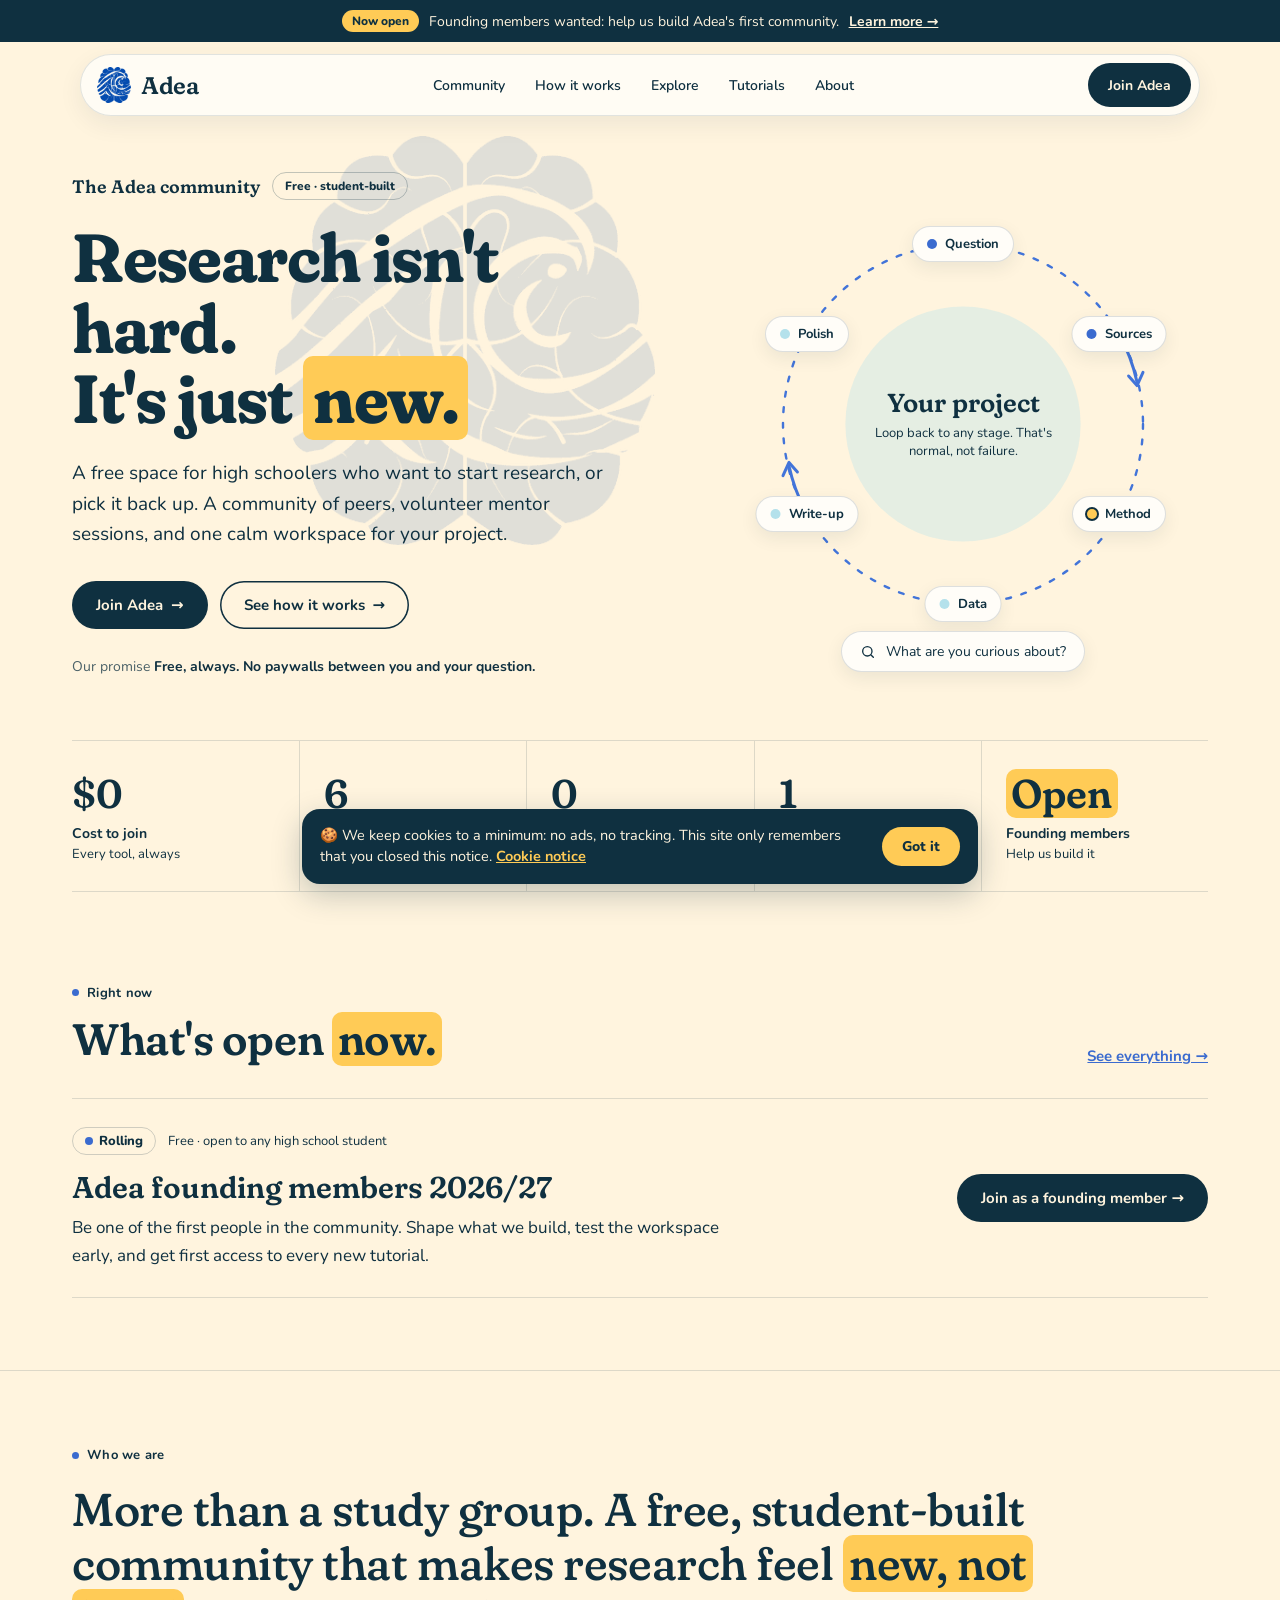
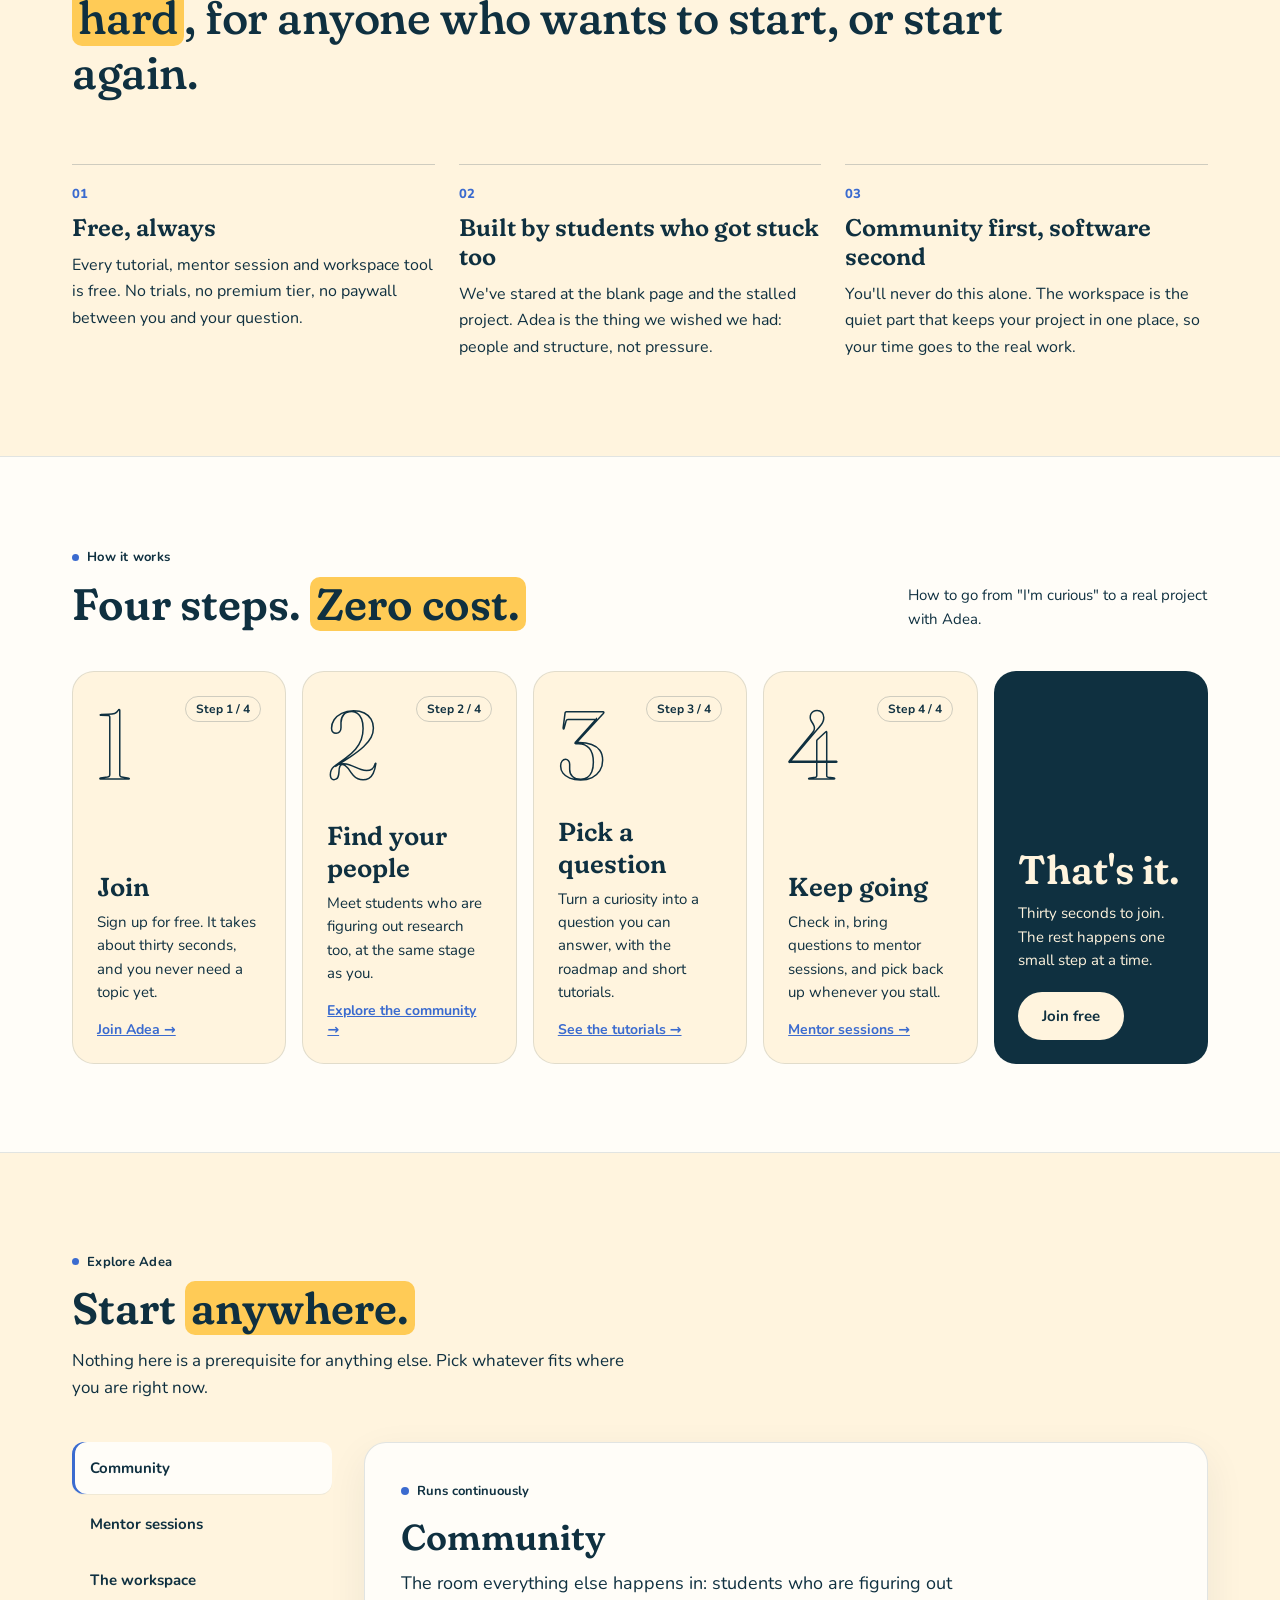
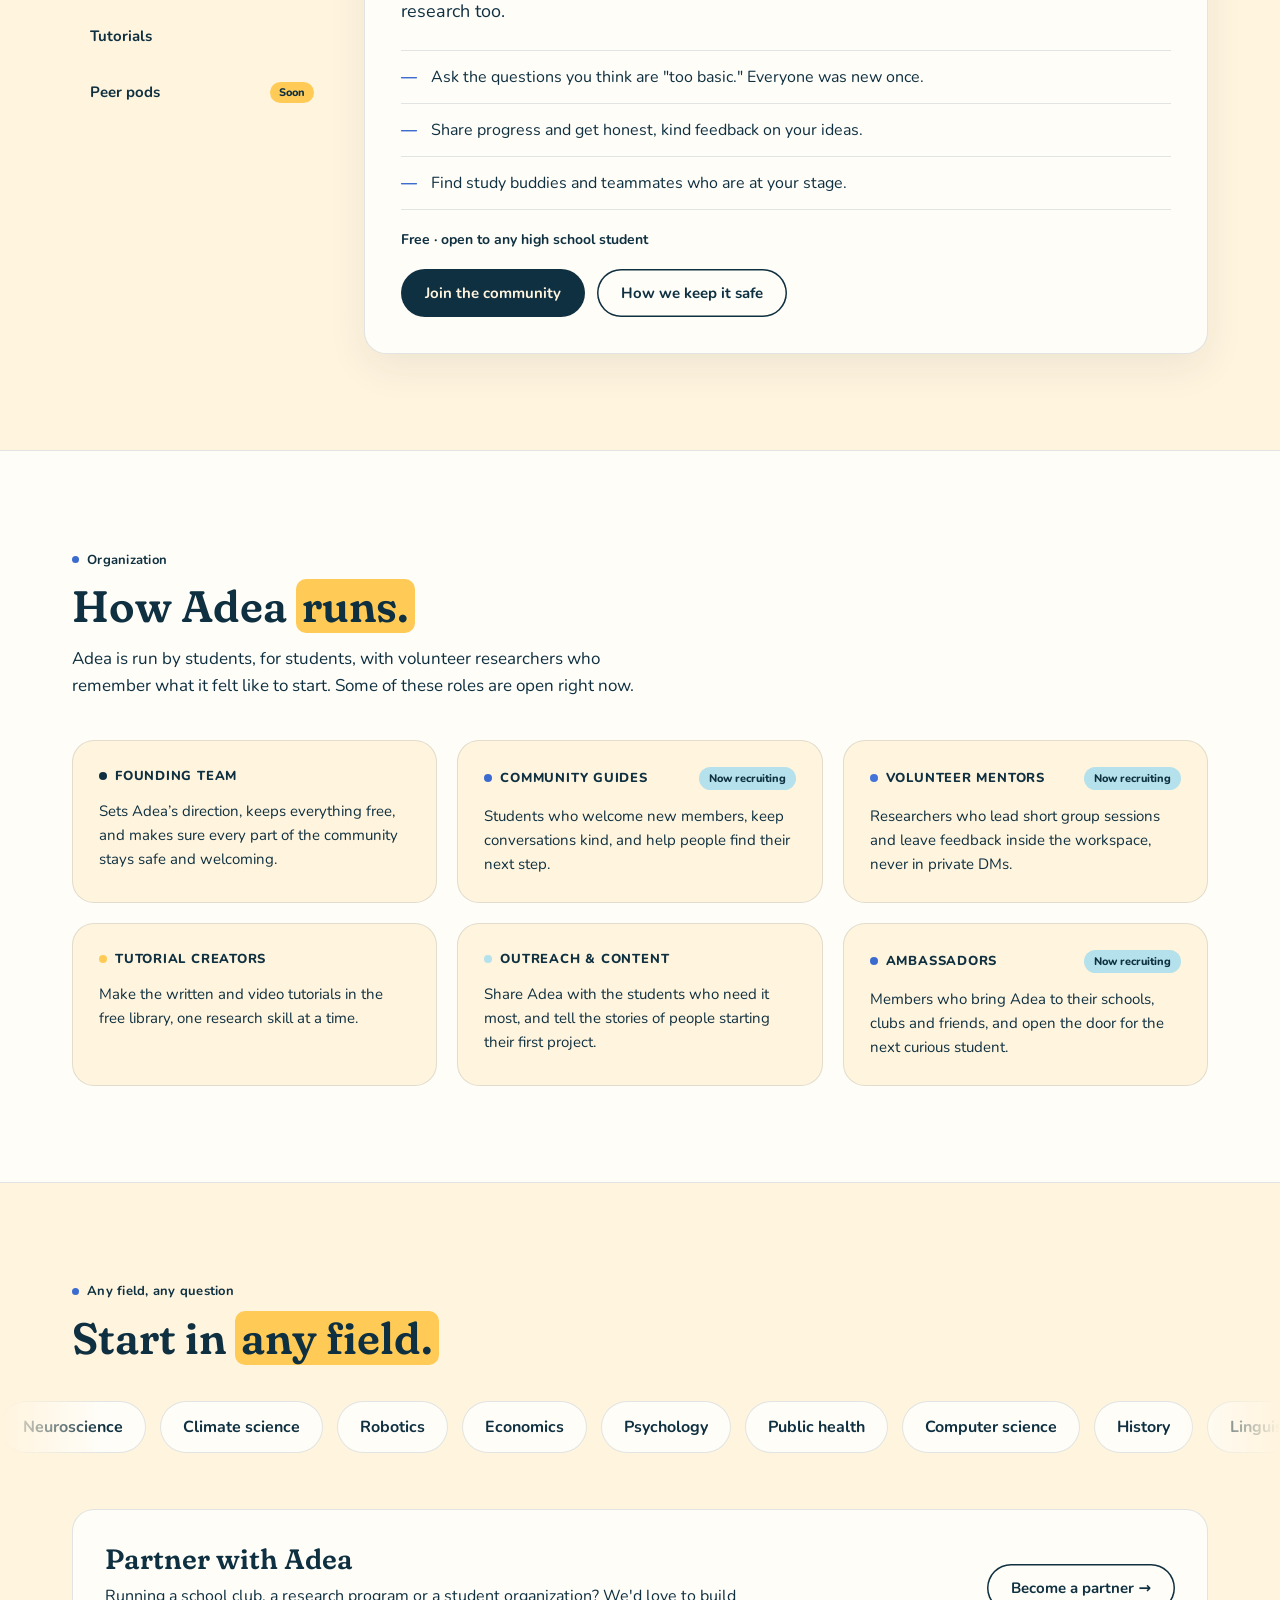
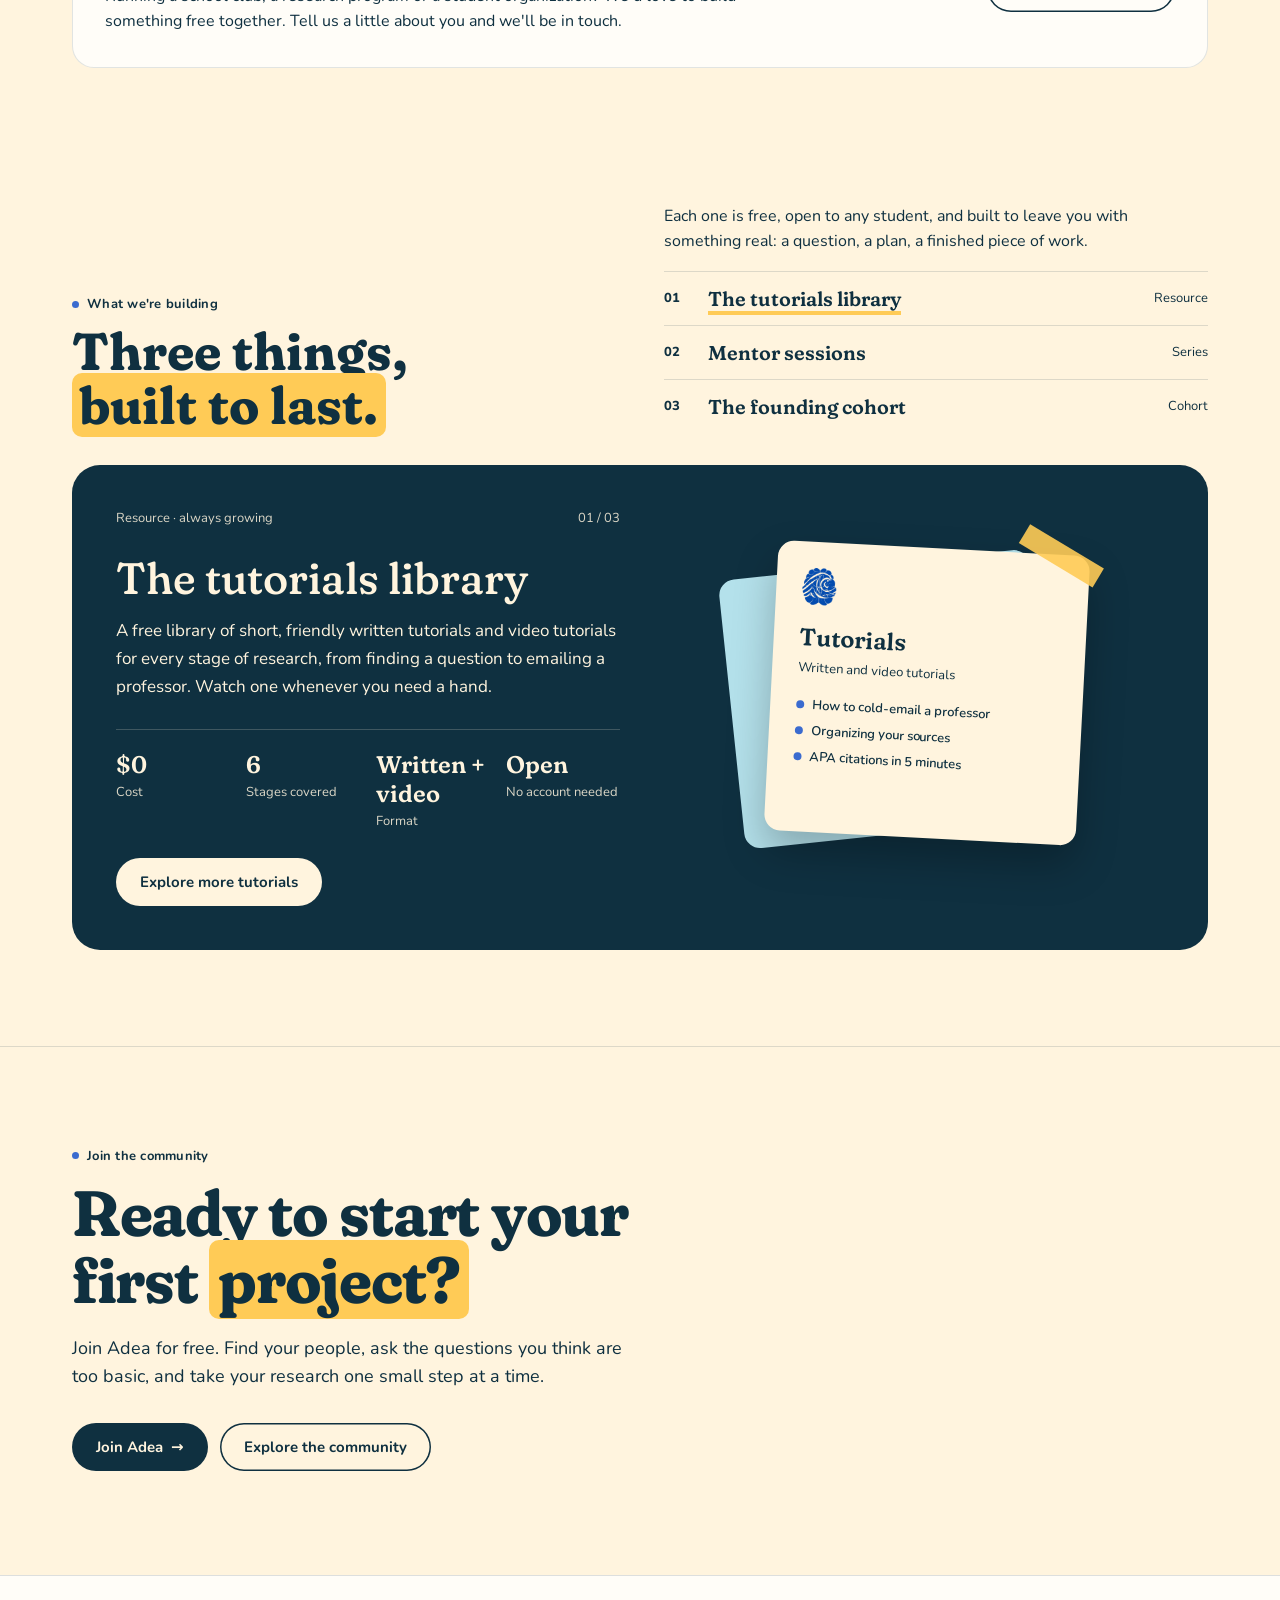
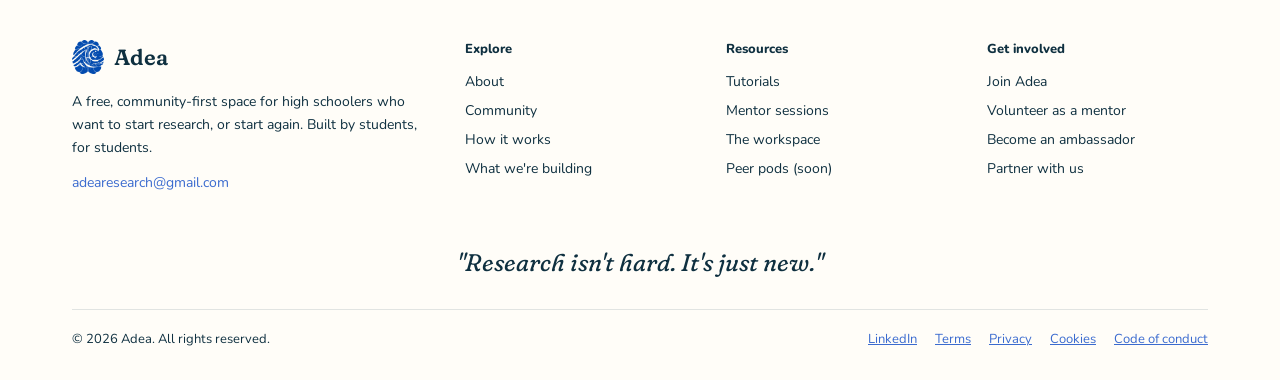
<file: index.html>
<!doctype html>
<html lang="en">
<head>
<meta charset="utf-8">
<meta name="viewport" content="width=device-width, initial-scale=1">
<title>Adea: Research isn't hard. It's just new.</title>
<meta name="description" content="A free, community-first space for high schoolers to start research or pick it back up: a community of peers, volunteer mentor sessions and one calm workspace.">
<meta property="og:title" content="Adea: Research isn't hard. It's just new.">
<meta property="og:description" content="A free, community-first space for high schoolers to start research or pick it back up.">
<meta property="og:type" content="website">
<meta property="og:url" content="https://adea-research.vercel.app/">
<meta property="og:site_name" content="Adea">
<meta property="og:image" content="https://adea-research.vercel.app/og-image.png">
<meta property="og:image:width" content="1200">
<meta property="og:image:height" content="627">
<meta property="og:image:alt" content="Adea: Research isn’t hard. It’s just new. A free community for high schoolers.">
<meta name="twitter:card" content="summary_large_image">
<meta name="twitter:image" content="https://adea-research.vercel.app/og-image.png">
<link rel="canonical" href="https://adea-research.vercel.app/">
<link rel="icon" type="image/png" href="/favicon.png">
<link rel="preconnect" href="https://fonts.googleapis.com">
<link rel="preconnect" href="https://fonts.gstatic.com" crossorigin>
<link rel="stylesheet" href="https://fonts.googleapis.com/css2?family=Fraunces:ital,opsz,wght,SOFT@0,9..144,400..800,100;1,9..144,400..700,100&family=Nunito:wght@400;500;600;700;800&display=swap">
<style>
html{scroll-behavior:smooth}
@media (prefers-reduced-motion:reduce){html{scroll-behavior:auto}}
body{margin:0;background:#FFF4DE}
a{color:#3B6BCF}a:hover{color:#2F5BB5}
[hidden]{display:none!important}
.ad{font-family:'Nunito',system-ui,sans-serif;color:#0F3040;background:#FFF4DE;-webkit-font-smoothing:antialiased}
.ad *{box-sizing:border-box}
.serif{font-family:'Fraunces',Georgia,serif;font-variation-settings:'SOFT' 100}
.wrap{max-width:1200px;margin:0 auto;padding:0 32px}
.hl{background:#FFCB56;border-radius:10px;padding:0 .14em;box-decoration-break:clone;-webkit-box-decoration-break:clone}
.eyebrow{display:inline-flex;align-items:center;gap:8px;font-size:13px;font-weight:700;letter-spacing:.02em;color:#0F3040}
.eyebrow i{width:7px;height:7px;border-radius:50%;background:#3B6BCF;display:inline-block}
.btn{display:inline-flex;align-items:center;justify-content:center;gap:8px;min-height:48px;padding:0 24px;border-radius:999px;font-weight:700;font-size:15px;text-decoration:none;transition:transform .2s ease,background .2s ease;cursor:pointer;border:0;font-family:inherit}
.btn:hover{transform:translateY(-1px)}
.btn:focus-visible,.tab:focus-visible,.ftab:focus-visible,.navlink:focus-visible,a:focus-visible{outline:3px solid #3B6BCF;outline-offset:3px}
.btn-dark{background:#0F3040;color:#FFF4DE}.btn-dark:hover{background:#1B4459;color:#FFF4DE}
.btn-line{background:transparent;color:#0F3040;box-shadow:inset 0 0 0 1.5px #0F3040}.btn-line:hover{background:#B4E1EB;color:#0F3040}
.btn-cream{background:#FFF4DE;color:#0F3040}.btn-cream:hover{background:#FFFFFF;color:#0F3040}
.card{background:#FFFDF8;border:1px solid rgba(15,48,64,.12);border-radius:22px}
.navlink{color:#0F3040;text-decoration:none;font-weight:600;font-size:14px;padding:8px 4px;border-radius:8px}
.navlink:hover{color:#3B6BCF}
.navlinks{display:flex;gap:22px}
.grid-hero{display:grid;grid-template-columns:minmax(0,1.1fr) minmax(0,.9fr);gap:48px;align-items:center}
.stats{display:grid;grid-template-columns:repeat(5,minmax(0,1fr))}
.stats>div{padding:28px 24px;border-left:1px solid rgba(15,48,64,.14)}
.stats>div:first-child{border-left:0;padding-left:0}
.three{display:grid;grid-template-columns:repeat(3,minmax(0,1fr));gap:24px}
.steps{display:grid;grid-template-columns:repeat(5,minmax(0,1fr));gap:16px}
.explore{display:grid;grid-template-columns:260px minmax(0,1fr);gap:32px;align-items:start}
.tab{display:flex;justify-content:space-between;align-items:center;width:100%;text-align:left;padding:16px 18px;border:0;background:transparent;font:inherit;font-weight:700;font-size:15px;color:#0F3040;border-radius:12px;cursor:pointer;min-height:48px}
.tab:hover{background:rgba(180,225,235,.45)}
.tab[aria-selected="true"]{background:#FFFDF8;box-shadow:inset 3px 0 0 #3B6BCF, 0 1px 0 rgba(15,48,64,.06)}
.org{display:grid;grid-template-columns:repeat(3,minmax(0,1fr));gap:20px}
.flag{display:grid;grid-template-columns:minmax(0,1fr) minmax(0,1fr);gap:48px}
.ftab{display:grid;grid-template-columns:44px minmax(0,1fr) auto;align-items:center;width:100%;padding:14px 0;border:0;border-top:1px solid rgba(15,48,64,.14);background:transparent;font:inherit;color:#0F3040;text-align:left;cursor:pointer;min-height:48px}
.ftab:hover .ft{color:#3B6BCF}
.ftab[aria-selected="true"] .ft{text-decoration:underline;text-decoration-color:#FFCB56;text-decoration-thickness:4px;text-underline-offset:5px}
.foot{display:grid;grid-template-columns:minmax(0,1.6fr) repeat(3,minmax(0,1fr));gap:40px}
.foot a{color:#0F3040;text-decoration:none;font-size:14px}.foot a:hover{color:#3B6BCF}
.marquee{overflow:hidden;-webkit-mask-image:linear-gradient(90deg,transparent,#000 8%,#000 92%,transparent);mask-image:linear-gradient(90deg,transparent,#000 8%,#000 92%,transparent)}
.track{display:flex;gap:14px;width:max-content;animation:slide 48s linear infinite}
.track>span{flex:none}
.marquee:hover .track{animation-play-state:paused}
@keyframes slide{to{transform:translateX(-50%)}}
.loop-node{position:absolute;transform:translate(-50%,-50%);display:flex;align-items:center;gap:8px;padding:8px 14px;background:#FFFDF8;border:1px solid rgba(15,48,64,.14);border-radius:999px;font-size:13px;font-weight:700;white-space:nowrap;box-shadow:0 6px 18px rgba(15,48,64,.08)}
.dot{width:10px;height:10px;border-radius:50%;display:inline-block;flex:none}
.outline-num{font-family:'Fraunces',Georgia,serif;font-weight:400;font-size:96px;line-height:1;color:transparent;-webkit-text-stroke:1.5px #0F3040}
.panel{display:grid;grid-template-columns:repeat(auto-fit,minmax(300px,1fr));gap:40px;align-items:center;margin-top:32px;background:#0F3040;color:#FFF4DE;border-radius:28px;padding:44px}
.facts{display:grid;grid-template-columns:repeat(auto-fit,minmax(110px,1fr));gap:16px;margin-top:28px;border-top:1px solid rgba(255,244,222,.2);padding-top:20px}
.sr-only{position:absolute;width:1px;height:1px;padding:0;margin:-1px;overflow:hidden;clip:rect(0,0,0,0);white-space:nowrap;border:0}
@media (prefers-reduced-motion:reduce){.track{animation:none}.btn{transition:none}}
@media (max-width:980px){
.grid-hero,.flag{grid-template-columns:minmax(0,1fr)}
.stats{grid-template-columns:repeat(2,minmax(0,1fr))}
.stats>div{border-left:0;padding-left:0;border-top:1px solid rgba(15,48,64,.14)}
.three,.org{grid-template-columns:minmax(0,1fr)}
.steps{grid-template-columns:repeat(5,260px);overflow-x:auto;padding-bottom:12px}
.explore{grid-template-columns:minmax(0,1fr)}
.foot{grid-template-columns:repeat(2,minmax(0,1fr))}
.hide-sm{display:none}
}
@media (max-width:560px){.wrap{padding:0 16px}.foot{grid-template-columns:minmax(0,1fr)}.h1{font-size:46px!important}.panel{padding:28px}}
</style>
</head>
<body>
<div class="ad" style="min-height: 100vh;">

<div style="background: #0F3040; color: #FFF4DE; font-size: 14px; text-align: center; padding: 10px 16px; display: flex; justify-content: center; align-items: center; gap: 10px; flex-wrap: wrap;">
<span style="background: #FFCB56; color: #0F3040; font-weight: 800; font-size: 12px; padding: 3px 10px; border-radius: 999px;">Now open</span>
<span>Founding members wanted: help us build Adea's first community.</span>
<a href="https://forms.gle/CBrb6Z6zSfdsYG9x8" target="_blank" rel="noopener" style="color: #FFF4DE; font-weight: 700;">Learn more →</a>
</div>

<header style="position: sticky; top: 12px; z-index: 50; padding: 12px 16px 0;">
<nav aria-label="Main" style="max-width: 1120px; margin: 0 auto; display: flex; align-items: center; justify-content: space-between; gap: 16px; padding: 8px 8px 8px 16px; background: rgba(255,253,248,.88); backdrop-filter: blur(10px); -webkit-backdrop-filter: blur(10px); border: 1px solid rgba(15,48,64,.12); border-radius: 999px; box-shadow: 0 8px 24px rgba(15,48,64,.07);">
<a href="#top" aria-label="Adea home" style="display: flex; align-items: center; gap: 10px; text-decoration: none; color: #0F3040;">
<img src="/adea-logo.png" alt="" width="34" height="36" style="width: 34px; height: 36px; object-fit: contain;">
<span class="serif" style="font-size: 24px; font-weight: 600; letter-spacing: -0.02em;">Adea</span>
</a>
<div class="hide-sm navlinks">
<a class="navlink" href="#community">Community</a>
<a class="navlink" href="#how">How it works</a>
<a class="navlink" href="#explore">Explore</a>
<a class="navlink" href="#building">Tutorials</a>
<a class="navlink" href="#team">About</a>
</div>
<a class="btn btn-dark" href="https://forms.gle/Mxyf3WSvMfv4j68k7" target="_blank" rel="noopener" style="min-height: 44px; padding: 0 20px; font-size: 14px;">Join Adea</a>
</nav>
</header>

<main id="top">

<section style="position: relative; overflow: hidden; padding: 56px 0 0;">
<div class="wrap grid-hero">
<div style="position: relative;">
<img src="/adea-logo.png" alt="" aria-hidden="true" style="position: absolute; left: 34%; top: -36px; width: 380px; max-width: 80%; opacity: 0.12; pointer-events: none;">
<div style="position: relative; display: flex; align-items: center; gap: 12px; flex-wrap: wrap;">
<span class="serif" style="font-size: 18px; font-weight: 600;">The Adea community</span>
<span style="font-size: 12px; font-weight: 800; padding: 5px 12px; border-radius: 999px; border: 1px solid rgba(15,48,64,.25);">Free · student-built</span>
</div>
<h1 class="serif h1" style="position: relative; margin: 22px 0 0; font-size: 68px; line-height: 1.04; font-weight: 700; letter-spacing: -0.02em;">Research isn't hard.<br>It's just <span class="hl" id="word">new.</span></h1>
<p style="position: relative; margin: 24px 0 0; max-width: 540px; font-size: 19px; line-height: 1.6; color: #0F3040;">A free space for high schoolers who want to start research, or pick it back up. A community of peers, volunteer mentor sessions, and one calm workspace for your project.</p>
<div style="position: relative; display: flex; gap: 12px; flex-wrap: wrap; margin-top: 32px;">
<a class="btn btn-dark" href="https://forms.gle/Mxyf3WSvMfv4j68k7" target="_blank" rel="noopener">Join Adea <span aria-hidden="true">→</span></a>
<a class="btn btn-line" href="#how">See how it works <span aria-hidden="true">→</span></a>
</div>
<p style="position: relative; margin: 28px 0 0; font-size: 14px; color: #0F3040;"><span style="opacity: .75;">Our promise</span>   <strong>Free, always. No paywalls between you and your question.</strong></p>
</div>

<div aria-label="The six research stages form a loop you can revisit" role="img" style="position: relative; width: 100%; max-width: 480px; aspect-ratio: 1 / 1; margin: 0 auto;">
<svg viewBox="0 0 400 400" aria-hidden="true" style="position: absolute; inset: 0; width: 100%; height: 100%;">
<circle cx="200" cy="200" r="150" fill="none" stroke="#4274D9" stroke-width="2" stroke-dasharray="4 9" stroke-linecap="round"></circle>
<circle cx="200" cy="200" r="98" fill="#B4E1EB" opacity=".35"></circle>
<path d="M 330 125 A 150 150 0 0 1 345 165" fill="none" stroke="#4274D9" stroke-width="2.5" stroke-linecap="round"></path>
<path d="M 338 160 L 345 168 L 350 157" fill="none" stroke="#4274D9" stroke-width="2.5" stroke-linecap="round" stroke-linejoin="round"></path>
<path d="M 70 275 A 150 150 0 0 1 55 235" fill="none" stroke="#4274D9" stroke-width="2.5" stroke-linecap="round"></path>
<path d="M 62 240 L 55 232 L 50 243" fill="none" stroke="#4274D9" stroke-width="2.5" stroke-linecap="round" stroke-linejoin="round"></path>
</svg>
<div aria-hidden="true" style="position: absolute; left: 50%; top: 50%; transform: translate(-50%,-50%); text-align: center; width: 46%;">
<p class="serif" style="margin: 0; font-size: 26px; font-weight: 600; line-height: 1.1;">Your project</p>
<p style="margin: 6px 0 0; font-size: 13px; line-height: 1.4;">Loop back to any stage. That's normal, not failure.</p>
</div>
<div aria-hidden="true">
<div class="loop-node" style="left: 50%; top: 12.5%;"><span class="dot" style="background: #3B6BCF;"></span>Question</div>
<div class="loop-node" style="left: 82.48%; top: 31.25%;"><span class="dot" style="background: #3B6BCF;"></span>Sources</div>
<div class="loop-node" style="left: 82.48%; top: 68.75%;"><span class="dot" style="background: #FFCB56; box-shadow: 0 0 0 2px #0F3040;"></span>Method</div>
<div class="loop-node" style="left: 50%; top: 87.5%;"><span class="dot" style="background: #B4E1EB;"></span>Data</div>
<div class="loop-node" style="left: 17.52%; top: 68.75%;"><span class="dot" style="background: #B4E1EB;"></span>Write-up</div>
<div class="loop-node" style="left: 17.52%; top: 31.25%;"><span class="dot" style="background: #B4E1EB;"></span>Polish</div>
<div style="position: absolute; left: 50%; bottom: -8px; transform: translateX(-50%); display: flex; align-items: center; gap: 10px; padding: 10px 18px; background: #FFFDF8; border: 1px solid rgba(15,48,64,.14); border-radius: 999px; font-size: 14px; white-space: nowrap; box-shadow: 0 6px 18px rgba(15,48,64,.08);">
<svg width="16" height="16" viewBox="0 0 24 24" fill="none" stroke="#0F3040" stroke-width="2" stroke-linecap="round"><circle cx="11" cy="11" r="7"></circle><path d="M20 20l-3.5-3.5"></path></svg>
<span>What are you curious about?</span>
</div>
</div>
</div>
</div>

<div class="wrap" style="margin-top: 64px;">
<div class="stats" style="border-top: 1px solid rgba(15,48,64,.14); border-bottom: 1px solid rgba(15,48,64,.14);">
<div><p class="serif" style="margin: 0; font-size: 40px; font-weight: 600;">$0</p><p style="margin: 6px 0 0; font-size: 14px; font-weight: 700;">Cost to join</p><p style="margin: 2px 0 0; font-size: 13px;">Every tool, always</p></div>
<div><p class="serif" style="margin: 0; font-size: 40px; font-weight: 600;">6</p><p style="margin: 6px 0 0; font-size: 14px; font-weight: 700;">Research stages</p><p style="margin: 2px 0 0; font-size: 13px;">Mapped, not one-way</p></div>
<div><p class="serif" style="margin: 0; font-size: 40px; font-weight: 600;">0</p><p style="margin: 6px 0 0; font-size: 14px; font-weight: 700;">Private mentor DMs</p><p style="margin: 2px 0 0; font-size: 13px;">Group-only, safe by design</p></div>
<div><p class="serif" style="margin: 0; font-size: 40px; font-weight: 600;">1</p><p style="margin: 6px 0 0; font-size: 14px; font-weight: 700;">Calm workspace</p><p style="margin: 2px 0 0; font-size: 13px;">For your whole project</p></div>
<div><p class="serif" style="margin: 0; font-size: 40px; font-weight: 600;"><span class="hl">Open</span></p><p style="margin: 6px 0 0; font-size: 14px; font-weight: 700;">Founding members</p><p style="margin: 2px 0 0; font-size: 13px;">Help us build it</p></div>
</div>
</div>
</section>

<section id="open" style="padding: 88px 0 72px; scroll-margin-top: 90px;">
<div class="wrap">
<div style="display: flex; justify-content: space-between; align-items: flex-end; gap: 16px; flex-wrap: wrap;">
<div><p class="eyebrow" style="margin: 0;"><i></i>Right now</p><h2 class="serif" style="margin: 10px 0 0; font-size: 44px; font-weight: 600; letter-spacing: -0.01em;">What's open <span class="hl">now.</span></h2></div>
<a href="#explore" style="font-weight: 700; font-size: 15px;">See everything →</a>
</div>
<div style="margin-top: 32px; padding: 28px 0; border-top: 1px solid rgba(15,48,64,.14); border-bottom: 1px solid rgba(15,48,64,.14); display: flex; justify-content: space-between; align-items: center; gap: 24px; flex-wrap: wrap;">
<div style="max-width: 680px;">
<div style="display: flex; gap: 12px; align-items: center; flex-wrap: wrap; font-size: 13px;">
<span style="display: inline-flex; align-items: center; gap: 6px; font-weight: 800; padding: 4px 12px; border-radius: 999px; border: 1px solid rgba(15,48,64,.2);"><span class="dot" style="width: 8px; height: 8px; background: #3B6BCF;"></span>Rolling</span>
<span>Free · open to any high school student</span>
</div>
<h3 class="serif" style="margin: 14px 0 0; font-size: 30px; font-weight: 600;">Adea founding members 2026/27</h3>
<p style="margin: 8px 0 0; font-size: 17px; line-height: 1.6;">Be one of the first people in the community. Shape what we build, test the workspace early, and get first access to every new tutorial.</p>
</div>
<a class="btn btn-dark" href="https://forms.gle/CBrb6Z6zSfdsYG9x8" target="_blank" rel="noopener">Join as a founding member →</a>
</div>
</div>
</section>

<section id="community" style="padding: 72px 0 96px; border-top: 1px solid rgba(15,48,64,.14); scroll-margin-top: 90px;">
<div class="wrap">
<p class="eyebrow" style="margin: 0;"><i></i>Who we are</p>
<p class="serif" style="margin: 18px 0 0; font-size: 46px; line-height: 1.18; font-weight: 500; letter-spacing: -0.01em; max-width: 1040px;">More than a study group. A free, student-built community that makes research feel <span class="hl">new, not hard</span>, for anyone who wants to start, or start again.</p>
<div class="three" style="margin-top: 64px;">
<div style="border-top: 1px solid rgba(15,48,64,.2); padding-top: 20px;"><p style="margin: 0; font-size: 13px; font-weight: 800; color: #3B6BCF;">01</p><h3 class="serif" style="margin: 10px 0 0; font-size: 24px; font-weight: 600;">Free, always</h3><p style="margin: 10px 0 0; font-size: 16px; line-height: 1.65;">Every tutorial, mentor session and workspace tool is free. No trials, no premium tier, no paywall between you and your question.</p></div>
<div style="border-top: 1px solid rgba(15,48,64,.2); padding-top: 20px;"><p style="margin: 0; font-size: 13px; font-weight: 800; color: #3B6BCF;">02</p><h3 class="serif" style="margin: 10px 0 0; font-size: 24px; font-weight: 600;">Built by students who got stuck too</h3><p style="margin: 10px 0 0; font-size: 16px; line-height: 1.65;">We've stared at the blank page and the stalled project. Adea is the thing we wished we had: people and structure, not pressure.</p></div>
<div style="border-top: 1px solid rgba(15,48,64,.2); padding-top: 20px;"><p style="margin: 0; font-size: 13px; font-weight: 800; color: #3B6BCF;">03</p><h3 class="serif" style="margin: 10px 0 0; font-size: 24px; font-weight: 600;">Community first, software second</h3><p style="margin: 10px 0 0; font-size: 16px; line-height: 1.65;">You'll never do this alone. The workspace is the quiet part that keeps your project in one place, so your time goes to the real work.</p></div>
</div>
</div>
</section>

<section id="how" style="padding: 88px 0; background: #FFFDF8; border-top: 1px solid rgba(15,48,64,.12); border-bottom: 1px solid rgba(15,48,64,.12); scroll-margin-top: 90px;">
<div class="wrap">
<div style="display: flex; justify-content: space-between; align-items: flex-end; gap: 16px; flex-wrap: wrap;">
<div><p class="eyebrow" style="margin: 0;"><i></i>How it works</p><h2 class="serif" style="margin: 10px 0 0; font-size: 44px; font-weight: 600;">Four steps. <span class="hl">Zero cost.</span></h2></div>
<p style="margin: 0; max-width: 300px; font-size: 15px; line-height: 1.6;">How to go from "I'm curious" to a real project with Adea.</p>
</div>
<div class="steps" style="margin-top: 40px;">
<div class="card" style="padding: 24px; display: flex; flex-direction: column; min-height: 340px; background: #FFF4DE;">
<div style="display: flex; justify-content: space-between; align-items: flex-start;"><span class="outline-num" aria-hidden="true">1</span><span style="font-size: 12px; font-weight: 700; padding: 4px 10px; border: 1px solid rgba(15,48,64,.2); border-radius: 999px;">Step 1 / 4</span></div>
<h3 class="serif" style="margin: auto 0 0; padding-top: 24px; font-size: 26px; font-weight: 600;">Join</h3>
<p style="margin: 8px 0 0; font-size: 15px; line-height: 1.55;">Sign up for free. It takes about thirty seconds, and you never need a topic yet.</p>
<a href="https://forms.gle/Mxyf3WSvMfv4j68k7" target="_blank" rel="noopener" style="margin-top: 16px; font-weight: 700; font-size: 14px;">Join Adea →</a>
</div>
<div class="card" style="padding: 24px; display: flex; flex-direction: column; min-height: 340px; background: #FFF4DE;">
<div style="display: flex; justify-content: space-between; align-items: flex-start;"><span class="outline-num" aria-hidden="true">2</span><span style="font-size: 12px; font-weight: 700; padding: 4px 10px; border: 1px solid rgba(15,48,64,.2); border-radius: 999px;">Step 2 / 4</span></div>
<h3 class="serif" style="margin: auto 0 0; padding-top: 24px; font-size: 26px; font-weight: 600;">Find your people</h3>
<p style="margin: 8px 0 0; font-size: 15px; line-height: 1.55;">Meet students who are figuring out research too, at the same stage as you.</p>
<a href="#explore" style="margin-top: 16px; font-weight: 700; font-size: 14px;">Explore the community →</a>
</div>
<div class="card" style="padding: 24px; display: flex; flex-direction: column; min-height: 340px; background: #FFF4DE;">
<div style="display: flex; justify-content: space-between; align-items: flex-start;"><span class="outline-num" aria-hidden="true">3</span><span style="font-size: 12px; font-weight: 700; padding: 4px 10px; border: 1px solid rgba(15,48,64,.2); border-radius: 999px;">Step 3 / 4</span></div>
<h3 class="serif" style="margin: auto 0 0; padding-top: 24px; font-size: 26px; font-weight: 600;">Pick a question</h3>
<p style="margin: 8px 0 0; font-size: 15px; line-height: 1.55;">Turn a curiosity into a question you can answer, with the roadmap and short tutorials.</p>
<a href="#building" style="margin-top: 16px; font-weight: 700; font-size: 14px;">See the tutorials →</a>
</div>
<div class="card" style="padding: 24px; display: flex; flex-direction: column; min-height: 340px; background: #FFF4DE;">
<div style="display: flex; justify-content: space-between; align-items: flex-start;"><span class="outline-num" aria-hidden="true">4</span><span style="font-size: 12px; font-weight: 700; padding: 4px 10px; border: 1px solid rgba(15,48,64,.2); border-radius: 999px;">Step 4 / 4</span></div>
<h3 class="serif" style="margin: auto 0 0; padding-top: 24px; font-size: 26px; font-weight: 600;">Keep going</h3>
<p style="margin: 8px 0 0; font-size: 15px; line-height: 1.55;">Check in, bring questions to mentor sessions, and pick back up whenever you stall.</p>
<a href="#explore" style="margin-top: 16px; font-weight: 700; font-size: 14px;">Mentor sessions →</a>
</div>
<div style="border-radius: 22px; padding: 24px; display: flex; flex-direction: column; justify-content: flex-end; min-height: 340px; background: #0F3040; color: #FFF4DE;">
<p class="serif" style="margin: 0; font-size: 40px; font-weight: 600;">That's it.</p>
<p style="margin: 8px 0 0; font-size: 15px; line-height: 1.55;">Thirty seconds to join. The rest happens one small step at a time.</p>
<a class="btn btn-cream" href="#join" style="margin-top: 20px; align-self: flex-start;">Join free</a>
</div>
</div>
</div>
</section>

<section id="explore" style="padding: 96px 0; scroll-margin-top: 90px;">
<div class="wrap">
<p class="eyebrow" style="margin: 0;"><i></i>Explore Adea</p>
<h2 class="serif" style="margin: 10px 0 0; font-size: 44px; font-weight: 600;">Start <span class="hl">anywhere.</span></h2>
<p style="margin: 12px 0 0; max-width: 560px; font-size: 17px; line-height: 1.6;">Nothing here is a prerequisite for anything else. Pick whatever fits where you are right now.</p>
<div class="explore" style="margin-top: 40px;">
<div role="tablist" aria-label="Parts of Adea" aria-orientation="vertical" data-tabs="explore" style="display: flex; flex-direction: column; gap: 4px;">
<button type="button" role="tab" class="tab" id="t-ex-0" aria-controls="p-ex-0" aria-selected="true"><span>Community</span></button>
<button type="button" role="tab" class="tab" id="t-ex-1" aria-controls="p-ex-1" aria-selected="false" tabindex="-1"><span>Mentor sessions</span></button>
<button type="button" role="tab" class="tab" id="t-ex-2" aria-controls="p-ex-2" aria-selected="false" tabindex="-1"><span>The workspace</span></button>
<button type="button" role="tab" class="tab" id="t-ex-3" aria-controls="p-ex-3" aria-selected="false" tabindex="-1"><span>Tutorials</span></button>
<button type="button" role="tab" class="tab" id="t-ex-4" aria-controls="p-ex-4" aria-selected="false" tabindex="-1"><span>Peer pods</span><span style="font-size: 11px; font-weight: 800; background: #FFCB56; padding: 3px 9px; border-radius: 999px;">Soon</span></button>
</div>
<div>
<div role="tabpanel" id="p-ex-0" aria-labelledby="t-ex-0" tabindex="0" class="card" style="padding: 36px; box-shadow: 0 14px 40px rgba(15,48,64,.07);">
<p style="margin: 0; display: inline-flex; align-items: center; gap: 8px; font-size: 13px; font-weight: 700;"><span class="dot" style="width: 8px; height: 8px; background: #3B6BCF;"></span>Runs continuously</p>
<h3 class="serif" style="margin: 14px 0 0; font-size: 36px; font-weight: 600;">Community</h3>
<p style="margin: 10px 0 0; font-size: 18px; line-height: 1.6; max-width: 620px;">The room everything else happens in: students who are figuring out research too.</p>
<ul style="list-style: none; margin: 24px 0 0; padding: 0; border-top: 1px solid rgba(15,48,64,.12);">
<li style="display: flex; gap: 14px; padding: 14px 0; border-bottom: 1px solid rgba(15,48,64,.12); font-size: 16px; line-height: 1.5;"><span aria-hidden="true" style="color: #3B6BCF; font-weight: 800;">—</span><span>Ask the questions you think are "too basic." Everyone was new once.</span></li>
<li style="display: flex; gap: 14px; padding: 14px 0; border-bottom: 1px solid rgba(15,48,64,.12); font-size: 16px; line-height: 1.5;"><span aria-hidden="true" style="color: #3B6BCF; font-weight: 800;">—</span><span>Share progress and get honest, kind feedback on your ideas.</span></li>
<li style="display: flex; gap: 14px; padding: 14px 0; border-bottom: 1px solid rgba(15,48,64,.12); font-size: 16px; line-height: 1.5;"><span aria-hidden="true" style="color: #3B6BCF; font-weight: 800;">—</span><span>Find study buddies and teammates who are at your stage.</span></li>
</ul>
<p style="margin: 20px 0 0; font-size: 14px; font-weight: 700;">Free · open to any high school student</p>
<div style="display: flex; gap: 12px; flex-wrap: wrap; margin-top: 20px;"><a class="btn btn-dark" href="#join">Join the community</a><a class="btn btn-line" href="#building">How we keep it safe</a></div>
</div>
<div role="tabpanel" id="p-ex-1" aria-labelledby="t-ex-1" tabindex="0" class="card" hidden style="padding: 36px; box-shadow: 0 14px 40px rgba(15,48,64,.07);">
<p style="margin: 0; display: inline-flex; align-items: center; gap: 8px; font-size: 13px; font-weight: 700;"><span class="dot" style="width: 8px; height: 8px; background: #3B6BCF;"></span>Recurring</p>
<h3 class="serif" style="margin: 14px 0 0; font-size: 36px; font-weight: 600;">Mentor sessions</h3>
<p style="margin: 10px 0 0; font-size: 18px; line-height: 1.6; max-width: 620px;">Sessions led by volunteer researchers who have been exactly where you are.</p>
<ul style="list-style: none; margin: 24px 0 0; padding: 0; border-top: 1px solid rgba(15,48,64,.12);">
<li style="display: flex; gap: 14px; padding: 14px 0; border-bottom: 1px solid rgba(15,48,64,.12); font-size: 16px; line-height: 1.5;"><span aria-hidden="true" style="color: #3B6BCF; font-weight: 800;">—</span><span>Group sessions only, never private one-on-one DMs.</span></li>
<li style="display: flex; gap: 14px; padding: 14px 0; border-bottom: 1px solid rgba(15,48,64,.12); font-size: 16px; line-height: 1.5;"><span aria-hidden="true" style="color: #3B6BCF; font-weight: 800;">—</span><span>Bring a real question from your own project.</span></li>
<li style="display: flex; gap: 14px; padding: 14px 0; border-bottom: 1px solid rgba(15,48,64,.12); font-size: 16px; line-height: 1.5;"><span aria-hidden="true" style="color: #3B6BCF; font-weight: 800;">—</span><span>Vetted mentors and a clear code of conduct.</span></li>
</ul>
<p style="margin: 20px 0 0; font-size: 14px; font-weight: 700;">Free · open to every member</p>
<div style="display: flex; gap: 12px; flex-wrap: wrap; margin-top: 20px;"><a class="btn btn-dark" href="#join">Get notified</a><a class="btn btn-line" href="#building">Volunteer as a mentor</a></div>
</div>
<div role="tabpanel" id="p-ex-2" aria-labelledby="t-ex-2" tabindex="0" class="card" hidden style="padding: 36px; box-shadow: 0 14px 40px rgba(15,48,64,.07);">
<p style="margin: 0; display: inline-flex; align-items: center; gap: 8px; font-size: 13px; font-weight: 700;"><span class="dot" style="width: 8px; height: 8px; background: #FFCB56;"></span>In development</p>
<h3 class="serif" style="margin: 14px 0 0; font-size: 36px; font-weight: 600;">The workspace</h3>
<p style="margin: 10px 0 0; font-size: 18px; line-height: 1.6; max-width: 620px;">One calm place for your project, so nothing gets lost between sessions.</p>
<ul style="list-style: none; margin: 24px 0 0; padding: 0; border-top: 1px solid rgba(15,48,64,.12);">
<li style="display: flex; gap: 14px; padding: 14px 0; border-bottom: 1px solid rgba(15,48,64,.12); font-size: 16px; line-height: 1.5;"><span aria-hidden="true" style="color: #3B6BCF; font-weight: 800;">—</span><span>A roadmap from question to polish that you can loop back through.</span></li>
<li style="display: flex; gap: 14px; padding: 14px 0; border-bottom: 1px solid rgba(15,48,64,.12); font-size: 16px; line-height: 1.5;"><span aria-hidden="true" style="color: #3B6BCF; font-weight: 800;">—</span><span>A research log for "what I tried and what happened."</span></li>
<li style="display: flex; gap: 14px; padding: 14px 0; border-bottom: 1px solid rgba(15,48,64,.12); font-size: 16px; line-height: 1.5;"><span aria-hidden="true" style="color: #3B6BCF; font-weight: 800;">—</span><span>Sources, citations and a project-aware assistant in one place.</span></li>
</ul>
<p style="margin: 20px 0 0; font-size: 14px; font-weight: 700;">Free · founding members test it first</p>
<div style="display: flex; gap: 12px; flex-wrap: wrap; margin-top: 20px;"><a class="btn btn-dark" href="#join">Get early access</a><a class="btn btn-line" href="#building">See what we are building</a></div>
</div>
<div role="tabpanel" id="p-ex-3" aria-labelledby="t-ex-3" tabindex="0" class="card" hidden style="padding: 36px; box-shadow: 0 14px 40px rgba(15,48,64,.07);">
<p style="margin: 0; display: inline-flex; align-items: center; gap: 8px; font-size: 13px; font-weight: 700;"><span class="dot" style="width: 8px; height: 8px; background: #3B6BCF;"></span>Growing library</p>
<h3 class="serif" style="margin: 14px 0 0; font-size: 36px; font-weight: 600;">Tutorials</h3>
<p style="margin: 10px 0 0; font-size: 18px; line-height: 1.6; max-width: 620px;">Short, friendly written and video tutorials for every step of your research.</p>
<ul style="list-style: none; margin: 24px 0 0; padding: 0; border-top: 1px solid rgba(15,48,64,.12);">
<li style="display: flex; gap: 14px; padding: 14px 0; border-bottom: 1px solid rgba(15,48,64,.12); font-size: 16px; line-height: 1.5;"><span aria-hidden="true" style="color: #3B6BCF; font-weight: 800;">—</span><span>How to cold-email a professor</span></li>
<li style="display: flex; gap: 14px; padding: 14px 0; border-bottom: 1px solid rgba(15,48,64,.12); font-size: 16px; line-height: 1.5;"><span aria-hidden="true" style="color: #3B6BCF; font-weight: 800;">—</span><span>Organizing your sources</span></li>
<li style="display: flex; gap: 14px; padding: 14px 0; border-bottom: 1px solid rgba(15,48,64,.12); font-size: 16px; line-height: 1.5;"><span aria-hidden="true" style="color: #3B6BCF; font-weight: 800;">—</span><span>APA citations in 5 minutes</span></li>
</ul>
<p style="margin: 20px 0 0; font-size: 14px; font-weight: 700;">Free · no account needed</p>
<div style="display: flex; gap: 12px; flex-wrap: wrap; margin-top: 20px;"><a class="btn btn-dark" href="#join">Join for new tutorials</a><a class="btn btn-line" href="#building">Explore more tutorials</a></div>
</div>
<div role="tabpanel" id="p-ex-4" aria-labelledby="t-ex-4" tabindex="0" class="card" hidden style="padding: 36px; box-shadow: 0 14px 40px rgba(15,48,64,.07);">
<p style="margin: 0; display: inline-flex; align-items: center; gap: 8px; font-size: 13px; font-weight: 700;"><span class="dot" style="width: 8px; height: 8px; background: #FFCB56;"></span>Coming soon</p>
<h3 class="serif" style="margin: 14px 0 0; font-size: 36px; font-weight: 600;">Peer pods</h3>
<p style="margin: 10px 0 0; font-size: 18px; line-height: 1.6; max-width: 620px;">Small groups of students grouped by research stage, not just topic.</p>
<ul style="list-style: none; margin: 24px 0 0; padding: 0; border-top: 1px solid rgba(15,48,64,.12);">
<li style="display: flex; gap: 14px; padding: 14px 0; border-bottom: 1px solid rgba(15,48,64,.12); font-size: 16px; line-height: 1.5;"><span aria-hidden="true" style="color: #3B6BCF; font-weight: 800;">—</span><span>Everyone is working on the same kind of next step.</span></li>
<li style="display: flex; gap: 14px; padding: 14px 0; border-bottom: 1px solid rgba(15,48,64,.12); font-size: 16px; line-height: 1.5;"><span aria-hidden="true" style="color: #3B6BCF; font-weight: 800;">—</span><span>Regular check-ins so you do not stall halfway.</span></li>
<li style="display: flex; gap: 14px; padding: 14px 0; border-bottom: 1px solid rgba(15,48,64,.12); font-size: 16px; line-height: 1.5;"><span aria-hidden="true" style="color: #3B6BCF; font-weight: 800;">—</span><span>Founding members help us design how pods work.</span></li>
</ul>
<p style="margin: 20px 0 0; font-size: 14px; font-weight: 700;">Free · coming to founding members first</p>
<div style="display: flex; gap: 12px; flex-wrap: wrap; margin-top: 20px;"><a class="btn btn-dark" href="#join">Join the waitlist</a><a class="btn btn-line" href="#building">What we are building</a></div>
</div>
</div>
</div>
</div>
</section>

<section id="team" style="padding: 96px 0; background: #FFFDF8; border-top: 1px solid rgba(15,48,64,.12); border-bottom: 1px solid rgba(15,48,64,.12); scroll-margin-top: 90px;">
<div class="wrap">
<p class="eyebrow" style="margin: 0;"><i></i>Organization</p>
<h2 class="serif" style="margin: 10px 0 0; font-size: 44px; font-weight: 600;">How Adea <span class="hl">runs.</span></h2>
<p style="margin: 12px 0 0; max-width: 600px; font-size: 17px; line-height: 1.6;">Adea is run by students, for students, with volunteer researchers who remember what it felt like to start. Some of these roles are open right now.</p>
<div class="org" style="margin-top: 40px;">
<div class="card" style="padding: 26px; background: #FFF4DE;"><div style="display: flex; justify-content: space-between; align-items: center; gap: 10px;"><p style="margin: 0; font-size: 13px; font-weight: 800; letter-spacing: .06em; text-transform: uppercase;"><span class="dot" style="width: 8px; height: 8px; margin-right: 8px; background: #0F3040;"></span>Founding team</p></div><p style="margin: 14px 0 0; font-size: 15px; line-height: 1.6;">Sets Adea’s direction, keeps everything free, and makes sure every part of the community stays safe and welcoming.</p></div>
<div class="card" style="padding: 26px; background: #FFF4DE;"><div style="display: flex; justify-content: space-between; align-items: center; gap: 10px;"><p style="margin: 0; font-size: 13px; font-weight: 800; letter-spacing: .06em; text-transform: uppercase;"><span class="dot" style="width: 8px; height: 8px; margin-right: 8px; background: #3B6BCF;"></span>Community guides</p><span style="font-size: 11px; font-weight: 800; background: #B4E1EB; padding: 4px 10px; border-radius: 999px; white-space: nowrap;">Now recruiting</span></div><p style="margin: 14px 0 0; font-size: 15px; line-height: 1.6;">Students who welcome new members, keep conversations kind, and help people find their next step.</p></div>
<div class="card" style="padding: 26px; background: #FFF4DE;"><div style="display: flex; justify-content: space-between; align-items: center; gap: 10px;"><p style="margin: 0; font-size: 13px; font-weight: 800; letter-spacing: .06em; text-transform: uppercase;"><span class="dot" style="width: 8px; height: 8px; margin-right: 8px; background: #4274D9;"></span>Volunteer mentors</p><span style="font-size: 11px; font-weight: 800; background: #B4E1EB; padding: 4px 10px; border-radius: 999px; white-space: nowrap;">Now recruiting</span></div><p style="margin: 14px 0 0; font-size: 15px; line-height: 1.6;">Researchers who lead short group sessions and leave feedback inside the workspace, never in private DMs.</p></div>
<div class="card" style="padding: 26px; background: #FFF4DE;"><div style="display: flex; justify-content: space-between; align-items: center; gap: 10px;"><p style="margin: 0; font-size: 13px; font-weight: 800; letter-spacing: .06em; text-transform: uppercase;"><span class="dot" style="width: 8px; height: 8px; margin-right: 8px; background: #FFCB56;"></span>Tutorial creators</p></div><p style="margin: 14px 0 0; font-size: 15px; line-height: 1.6;">Make the written and video tutorials in the free library, one research skill at a time.</p></div>
<div class="card" style="padding: 26px; background: #FFF4DE;"><div style="display: flex; justify-content: space-between; align-items: center; gap: 10px;"><p style="margin: 0; font-size: 13px; font-weight: 800; letter-spacing: .06em; text-transform: uppercase;"><span class="dot" style="width: 8px; height: 8px; margin-right: 8px; background: #B4E1EB;"></span>Outreach &amp; content</p></div><p style="margin: 14px 0 0; font-size: 15px; line-height: 1.6;">Share Adea with the students who need it most, and tell the stories of people starting their first project.</p></div>
<div class="card" style="padding: 26px; background: #FFF4DE;"><div style="display: flex; justify-content: space-between; align-items: center; gap: 10px;"><p style="margin: 0; font-size: 13px; font-weight: 800; letter-spacing: .06em; text-transform: uppercase;"><span class="dot" style="width: 8px; height: 8px; margin-right: 8px; background: #3B6BCF;"></span>Ambassadors</p><span style="font-size: 11px; font-weight: 800; background: #B4E1EB; padding: 4px 10px; border-radius: 999px; white-space: nowrap;">Now recruiting</span></div><p style="margin: 14px 0 0; font-size: 15px; line-height: 1.6;">Members who bring Adea to their schools, clubs and friends, and open the door for the next curious student.</p></div>
</div>
</div>
</section>

<section style="padding: 96px 0 40px;">
<div class="wrap">
<p class="eyebrow" style="margin: 0;"><i></i>Any field, any question</p>
<h2 class="serif" style="margin: 10px 0 0; font-size: 44px; font-weight: 600;">Start in <span class="hl">any field.</span></h2>
</div>
<p class="sr-only">Research fields include neuroscience, climate science, robotics, economics, psychology, public health, computer science, history, linguistics, marine biology, education, accessibility, chemistry and urban planning.</p>
<div class="marquee" aria-hidden="true" style="margin-top: 36px;">
<div class="track" id="track">
<span class="card" style="padding: 14px 22px; border-radius: 999px; font-weight: 700; font-size: 16px; white-space: nowrap;">Neuroscience</span>
<span class="card" style="padding: 14px 22px; border-radius: 999px; font-weight: 700; font-size: 16px; white-space: nowrap;">Climate science</span>
<span class="card" style="padding: 14px 22px; border-radius: 999px; font-weight: 700; font-size: 16px; white-space: nowrap;">Robotics</span>
<span class="card" style="padding: 14px 22px; border-radius: 999px; font-weight: 700; font-size: 16px; white-space: nowrap;">Economics</span>
<span class="card" style="padding: 14px 22px; border-radius: 999px; font-weight: 700; font-size: 16px; white-space: nowrap;">Psychology</span>
<span class="card" style="padding: 14px 22px; border-radius: 999px; font-weight: 700; font-size: 16px; white-space: nowrap;">Public health</span>
<span class="card" style="padding: 14px 22px; border-radius: 999px; font-weight: 700; font-size: 16px; white-space: nowrap;">Computer science</span>
<span class="card" style="padding: 14px 22px; border-radius: 999px; font-weight: 700; font-size: 16px; white-space: nowrap;">History</span>
<span class="card" style="padding: 14px 22px; border-radius: 999px; font-weight: 700; font-size: 16px; white-space: nowrap;">Linguistics</span>
<span class="card" style="padding: 14px 22px; border-radius: 999px; font-weight: 700; font-size: 16px; white-space: nowrap;">Marine biology</span>
<span class="card" style="padding: 14px 22px; border-radius: 999px; font-weight: 700; font-size: 16px; white-space: nowrap;">Education</span>
<span class="card" style="padding: 14px 22px; border-radius: 999px; font-weight: 700; font-size: 16px; white-space: nowrap;">Accessibility</span>
<span class="card" style="padding: 14px 22px; border-radius: 999px; font-weight: 700; font-size: 16px; white-space: nowrap;">Chemistry</span>
<span class="card" style="padding: 14px 22px; border-radius: 999px; font-weight: 700; font-size: 16px; white-space: nowrap;">Urban planning</span>
</div>
</div>
<div class="wrap" style="margin-top: 56px;">
<div class="card" style="padding: 32px; display: flex; justify-content: space-between; align-items: center; gap: 24px; flex-wrap: wrap;">
<div style="max-width: 640px;"><h3 class="serif" style="margin: 0; font-size: 28px; font-weight: 600;">Partner with Adea</h3><p style="margin: 8px 0 0; font-size: 16px; line-height: 1.6;">Running a school club, a research program or a student organization? We'd love to build something free together. Tell us a little about you and we'll be in touch.</p></div>
<a class="btn btn-line" href="mailto:adearesearch@gmail.com">Become a partner →</a>
</div>
</div>
</section>

<section id="building" style="padding: 96px 0; scroll-margin-top: 90px;">
<div class="wrap">
<div class="flag" style="align-items: end;">
<div><p class="eyebrow" style="margin: 0;"><i></i>What we're building</p><h2 class="serif" style="margin: 10px 0 0; font-size: 52px; line-height: 1.05; font-weight: 700;">Three things,<br><span class="hl">built to last.</span></h2></div>
<div>
<p style="margin: 0 0 16px; font-size: 16px; line-height: 1.6;">Each one is free, open to any student, and built to leave you with something real: a question, a plan, a finished piece of work.</p>
<div role="tablist" aria-label="What we're building" data-tabs="flag">
<button type="button" role="tab" class="ftab" id="t-fl-0" aria-controls="p-fl-0" aria-selected="true"><span style="font-size: 13px; font-weight: 800;">01</span><span class="ft serif" style="font-size: 20px; font-weight: 600;">The tutorials library</span><span style="font-size: 13px;">Resource</span></button>
<button type="button" role="tab" class="ftab" id="t-fl-1" aria-controls="p-fl-1" aria-selected="false" tabindex="-1"><span style="font-size: 13px; font-weight: 800;">02</span><span class="ft serif" style="font-size: 20px; font-weight: 600;">Mentor sessions</span><span style="font-size: 13px;">Series</span></button>
<button type="button" role="tab" class="ftab" id="t-fl-2" aria-controls="p-fl-2" aria-selected="false" tabindex="-1"><span style="font-size: 13px; font-weight: 800;">03</span><span class="ft serif" style="font-size: 20px; font-weight: 600;">The founding cohort</span><span style="font-size: 13px;">Cohort</span></button>
</div>
</div>
</div>

<div role="tabpanel" id="p-fl-0" aria-labelledby="t-fl-0" tabindex="0" class="panel">
<div>
<div style="display: flex; justify-content: space-between; font-size: 13px; opacity: .85;"><span>Resource · always growing</span><span>01 / 03</span></div>
<h3 class="serif" style="margin: 28px 0 0; font-size: 44px; font-weight: 500; line-height: 1.05;">The tutorials library</h3>
<p style="margin: 16px 0 0; font-size: 17px; line-height: 1.65; max-width: 520px;">A free library of short, friendly written tutorials and video tutorials for every stage of research, from finding a question to emailing a professor. Watch one whenever you need a hand.</p>
<div class="facts">
<div><p class="serif" style="margin: 0; font-size: 24px; font-weight: 600;">$0</p><p style="margin: 4px 0 0; font-size: 13px; opacity: .85;">Cost</p></div>
<div><p class="serif" style="margin: 0; font-size: 24px; font-weight: 600;">6</p><p style="margin: 4px 0 0; font-size: 13px; opacity: .85;">Stages covered</p></div>
<div><p class="serif" style="margin: 0; font-size: 24px; font-weight: 600;">Written + video</p><p style="margin: 4px 0 0; font-size: 13px; opacity: .85;">Format</p></div>
<div><p class="serif" style="margin: 0; font-size: 24px; font-weight: 600;">Open</p><p style="margin: 4px 0 0; font-size: 13px; opacity: .85;">No account needed</p></div>
</div>
<div style="display: flex; gap: 12px; flex-wrap: wrap; margin-top: 28px;"><a class="btn btn-cream" href="#join">Explore more tutorials</a></div>
</div>
<div aria-hidden="true" style="position: relative; height: 340px;">
<div style="position: absolute; left: 14%; top: 26px; width: 62%; height: 270px; background: #B4E1EB; border-radius: 16px; transform: rotate(-6deg);"></div>
<div style="position: absolute; left: 22%; top: 10px; width: 62%; height: 290px; background: #FFF4DE; color: #0F3040; border-radius: 16px; transform: rotate(3deg); padding: 26px; box-shadow: 0 20px 40px rgba(0,0,0,.25);">
<span style="position: absolute; right: -14px; top: -10px; width: 86px; height: 22px; background: #FFCB56; opacity: .9; transform: rotate(28deg);"></span>
<img src="/adea-logo.png" alt="" style="width: 34px;">
<p class="serif" style="margin: 14px 0 0; font-size: 24px; font-weight: 600; line-height: 1.1;">Tutorials</p>
<p style="margin: 8px 0 0; font-size: 13px; line-height: 1.5;">Written and video tutorials</p>
<div style="margin-top: 18px; display: flex; flex-direction: column; gap: 8px;">
<div style="display: flex; gap: 8px; align-items: center; font-size: 13px; font-weight: 600;"><span class="dot" style="width: 8px; height: 8px; background: #3B6BCF;"></span>How to cold-email a professor</div>
<div style="display: flex; gap: 8px; align-items: center; font-size: 13px; font-weight: 600;"><span class="dot" style="width: 8px; height: 8px; background: #3B6BCF;"></span>Organizing your sources</div>
<div style="display: flex; gap: 8px; align-items: center; font-size: 13px; font-weight: 600;"><span class="dot" style="width: 8px; height: 8px; background: #3B6BCF;"></span>APA citations in 5 minutes</div>
</div>
</div>
</div>
</div>

<div role="tabpanel" id="p-fl-1" aria-labelledby="t-fl-1" tabindex="0" class="panel" hidden>
<div>
<div style="display: flex; justify-content: space-between; font-size: 13px; opacity: .85;"><span>Series · group sessions</span><span>02 / 03</span></div>
<h3 class="serif" style="margin: 28px 0 0; font-size: 44px; font-weight: 500; line-height: 1.05;">Mentor sessions</h3>
<p style="margin: 16px 0 0; font-size: 17px; line-height: 1.65; max-width: 520px;">Recurring group sessions with volunteer researchers who remember what it felt like to start. Bring a real question from your project and leave with a next step.</p>
<div class="facts">
<div><p class="serif" style="margin: 0; font-size: 24px; font-weight: 600;">$0</p><p style="margin: 4px 0 0; font-size: 13px; opacity: .85;">Cost</p></div>
<div><p class="serif" style="margin: 0; font-size: 24px; font-weight: 600;">Group</p><p style="margin: 4px 0 0; font-size: 13px; opacity: .85;">Format, never 1:1 DMs</p></div>
<div><p class="serif" style="margin: 0; font-size: 24px; font-weight: 600;">Vetted</p><p style="margin: 4px 0 0; font-size: 13px; opacity: .85;">Every mentor</p></div>
<div><p class="serif" style="margin: 0; font-size: 24px; font-weight: 600;">Any field</p><p style="margin: 4px 0 0; font-size: 13px; opacity: .85;">Topics</p></div>
</div>
<div style="display: flex; gap: 12px; flex-wrap: wrap; margin-top: 28px;"><a class="btn btn-cream" href="#join">Get notified</a></div>
</div>
<div aria-hidden="true" style="position: relative; height: 340px;">
<div style="position: absolute; left: 14%; top: 26px; width: 62%; height: 270px; background: #B4E1EB; border-radius: 16px; transform: rotate(-6deg);"></div>
<div style="position: absolute; left: 22%; top: 10px; width: 62%; height: 290px; background: #FFF4DE; color: #0F3040; border-radius: 16px; transform: rotate(3deg); padding: 26px; box-shadow: 0 20px 40px rgba(0,0,0,.25);">
<span style="position: absolute; right: -14px; top: -10px; width: 86px; height: 22px; background: #FFCB56; opacity: .9; transform: rotate(28deg);"></span>
<img src="/adea-logo.png" alt="" style="width: 34px;">
<p class="serif" style="margin: 14px 0 0; font-size: 24px; font-weight: 600; line-height: 1.1;">Mentor session</p>
<p style="margin: 8px 0 0; font-size: 13px; line-height: 1.5;">Group session · open to your community</p>
<div style="margin-top: 18px; display: flex; flex-direction: column; gap: 8px;">
<div style="display: flex; gap: 8px; align-items: center; font-size: 13px; font-weight: 600;"><span class="dot" style="width: 8px; height: 8px; background: #3B6BCF;"></span>Bring one question</div>
<div style="display: flex; gap: 8px; align-items: center; font-size: 13px; font-weight: 600;"><span class="dot" style="width: 8px; height: 8px; background: #3B6BCF;"></span>Hear how others started</div>
<div style="display: flex; gap: 8px; align-items: center; font-size: 13px; font-weight: 600;"><span class="dot" style="width: 8px; height: 8px; background: #3B6BCF;"></span>Leave with a next step</div>
</div>
</div>
</div>
</div>

<div role="tabpanel" id="p-fl-2" aria-labelledby="t-fl-2" tabindex="0" class="panel" hidden>
<div>
<div style="display: flex; justify-content: space-between; font-size: 13px; opacity: .85;"><span>Cohort · 2026/27</span><span>03 / 03</span></div>
<h3 class="serif" style="margin: 28px 0 0; font-size: 44px; font-weight: 500; line-height: 1.05;">The founding cohort</h3>
<p style="margin: 16px 0 0; font-size: 17px; line-height: 1.65; max-width: 520px;">The first group of members who build Adea with us. Test the workspace early, help design peer pods, and shape what the community becomes.</p>
<div class="facts">
<div><p class="serif" style="margin: 0; font-size: 24px; font-weight: 600;">$0</p><p style="margin: 4px 0 0; font-size: 13px; opacity: .85;">Cost</p></div>
<div><p class="serif" style="margin: 0; font-size: 24px; font-weight: 600;">Early</p><p style="margin: 4px 0 0; font-size: 13px; opacity: .85;">Workspace access</p></div>
<div><p class="serif" style="margin: 0; font-size: 24px; font-weight: 600;">Real</p><p style="margin: 4px 0 0; font-size: 13px; opacity: .85;">Say in what we build</p></div>
<div><p class="serif" style="margin: 0; font-size: 24px; font-weight: 600;">Open</p><p style="margin: 4px 0 0; font-size: 13px; opacity: .85;">Rolling sign-up</p></div>
</div>
<div style="display: flex; gap: 12px; flex-wrap: wrap; margin-top: 28px;"><a class="btn btn-cream" href="https://forms.gle/CBrb6Z6zSfdsYG9x8" target="_blank" rel="noopener">Join as a founding member</a></div>
</div>
<div aria-hidden="true" style="position: relative; height: 340px;">
<div style="position: absolute; left: 14%; top: 26px; width: 62%; height: 270px; background: #B4E1EB; border-radius: 16px; transform: rotate(-6deg);"></div>
<div style="position: absolute; left: 22%; top: 10px; width: 62%; height: 290px; background: #FFF4DE; color: #0F3040; border-radius: 16px; transform: rotate(3deg); padding: 26px; box-shadow: 0 20px 40px rgba(0,0,0,.25);">
<span style="position: absolute; right: -14px; top: -10px; width: 86px; height: 22px; background: #FFCB56; opacity: .9; transform: rotate(28deg);"></span>
<img src="/adea-logo.png" alt="" style="width: 34px;">
<p class="serif" style="margin: 14px 0 0; font-size: 24px; font-weight: 600; line-height: 1.1;">Founding cohort</p>
<p style="margin: 8px 0 0; font-size: 13px; line-height: 1.5;">Build Adea with us</p>
<div style="margin-top: 18px; display: flex; flex-direction: column; gap: 8px;">
<div style="display: flex; gap: 8px; align-items: center; font-size: 13px; font-weight: 600;"><span class="dot" style="width: 8px; height: 8px; background: #3B6BCF;"></span>Test the workspace first</div>
<div style="display: flex; gap: 8px; align-items: center; font-size: 13px; font-weight: 600;"><span class="dot" style="width: 8px; height: 8px; background: #3B6BCF;"></span>Help design peer pods</div>
<div style="display: flex; gap: 8px; align-items: center; font-size: 13px; font-weight: 600;"><span class="dot" style="width: 8px; height: 8px; background: #3B6BCF;"></span>Shape the community</div>
</div>
</div>
</div>
</div>
</div>
</section>

<section id="join" style="padding: 96px 0 104px; border-top: 1px solid rgba(15,48,64,.14); scroll-margin-top: 90px;">
<div class="wrap">
<p class="eyebrow" style="margin: 0;"><i></i>Join the community</p>
<h2 class="serif h1" style="margin: 14px 0 0; font-size: 64px; line-height: 1.05; font-weight: 700; letter-spacing: -0.02em;">Ready to start your<br>first <span class="hl">project?</span></h2>
<p style="margin: 20px 0 0; max-width: 560px; font-size: 18px; line-height: 1.6;">Join Adea for free. Find your people, ask the questions you think are too basic, and take your research one small step at a time.</p>
<div style="display: flex; gap: 12px; flex-wrap: wrap; margin-top: 32px;">
<a class="btn btn-dark" href="https://forms.gle/Mxyf3WSvMfv4j68k7" target="_blank" rel="noopener">Join Adea <span aria-hidden="true">→</span></a>
<a class="btn btn-line" href="#explore">Explore the community</a>
</div>
</div>
</section>
</main>

<footer style="border-top: 1px solid rgba(15,48,64,.14); padding: 64px 0 32px; background: #FFFDF8;">
<div class="wrap">
<div class="foot">
<div>
<div style="display: flex; align-items: center; gap: 10px;"><img src="/adea-logo.png" alt="" width="32" height="34" style="width: 32px; height: 34px; object-fit: contain;"><span class="serif" style="font-size: 22px; font-weight: 600;">Adea</span></div>
<p style="margin: 16px 0 0; max-width: 360px; font-size: 14px; line-height: 1.65;">A free, community-first space for high schoolers who want to start research, or start again. Built by students, for students.</p>
<p style="margin: 14px 0 0; font-size: 14px;"><a href="mailto:adearesearch@gmail.com" style="color: #3B6BCF;">adearesearch@gmail.com</a></p>
</div>
<div><p style="margin: 0 0 14px; font-size: 13px; font-weight: 800;">Explore</p><div style="display: flex; flex-direction: column; gap: 10px;"><a href="#team">About</a><a href="#community">Community</a><a href="#how">How it works</a><a href="#building">What we're building</a></div></div>
<div><p style="margin: 0 0 14px; font-size: 13px; font-weight: 800;">Resources</p><div style="display: flex; flex-direction: column; gap: 10px;"><a href="#building">Tutorials</a><a href="#explore">Mentor sessions</a><a href="#explore">The workspace</a><a href="#explore">Peer pods (soon)</a></div></div>
<div><p style="margin: 0 0 14px; font-size: 13px; font-weight: 800;">Get involved</p><div style="display: flex; flex-direction: column; gap: 10px;"><a href="https://forms.gle/Mxyf3WSvMfv4j68k7" target="_blank" rel="noopener">Join Adea</a><a href="#team">Volunteer as a mentor</a><a href="#team">Become an ambassador</a><a href="mailto:adearesearch@gmail.com">Partner with us</a></div></div>
</div>
<p class="serif" style="margin: 56px 0 0; text-align: center; font-size: 24px; font-style: italic;">"Research isn't hard. It's just new."</p>
<div style="margin-top: 32px; padding-top: 20px; border-top: 1px solid rgba(15,48,64,.12); display: flex; justify-content: space-between; gap: 12px; flex-wrap: wrap; font-size: 13px;">
<span>© 2026 Adea. All rights reserved.</span>
<span style="display: flex; gap: 18px; flex-wrap: wrap;"><a href="https://www.linkedin.com/in/adea-research-80b11744a/" target="_blank" rel="noopener">LinkedIn</a><a href="/terms">Terms</a><a href="/privacy">Privacy</a><a href="/cookies">Cookies</a><a href="/code-of-conduct">Code of conduct</a></span>
</div>
</div>
</footer>
</div>

<script>
(function () {
  var reduce = window.matchMedia && window.matchMedia('(prefers-reduced-motion: reduce)').matches;

  // Rotating highlighted word in the hero
  var words = ['new.', 'a question.', 'a first step.'], w = 0, el = document.getElementById('word');
  if (!reduce && el) setInterval(function () { w = (w + 1) % words.length; el.textContent = words[w]; }, 2600);

  // Seamless marquee: duplicate the list once
  var track = document.getElementById('track');
  if (track) Array.prototype.slice.call(track.children).forEach(function (n) { track.appendChild(n.cloneNode(true)); });

  // Accessible, click-only tabs (arrow keys move between tabs)
  document.querySelectorAll('[data-tabs]').forEach(function (list) {
    var tabs = Array.prototype.slice.call(list.querySelectorAll('[role="tab"]'));
    function select(i, focus) {
      tabs.forEach(function (t, j) {
        var on = i === j;
        t.setAttribute('aria-selected', on ? 'true' : 'false');
        t.tabIndex = on ? 0 : -1;
        document.getElementById(t.getAttribute('aria-controls')).hidden = !on;
      });
      if (focus) tabs[i].focus();
    }
    tabs.forEach(function (t, i) {
      t.addEventListener('click', function () { select(i, false); });
      t.addEventListener('keydown', function (e) {
        var k = e.key, n = tabs.length, to = null;
        if (k === 'ArrowDown' || k === 'ArrowRight') to = (i + 1) % n;
        else if (k === 'ArrowUp' || k === 'ArrowLeft') to = (i - 1 + n) % n;
        else if (k === 'Home') to = 0; else if (k === 'End') to = n - 1;
        if (to !== null) { e.preventDefault(); select(to, true); }
      });
    });
  });
})();
</script>
<script src="/cookie-notice.js" defer></script>
</body>
</html>
</file>
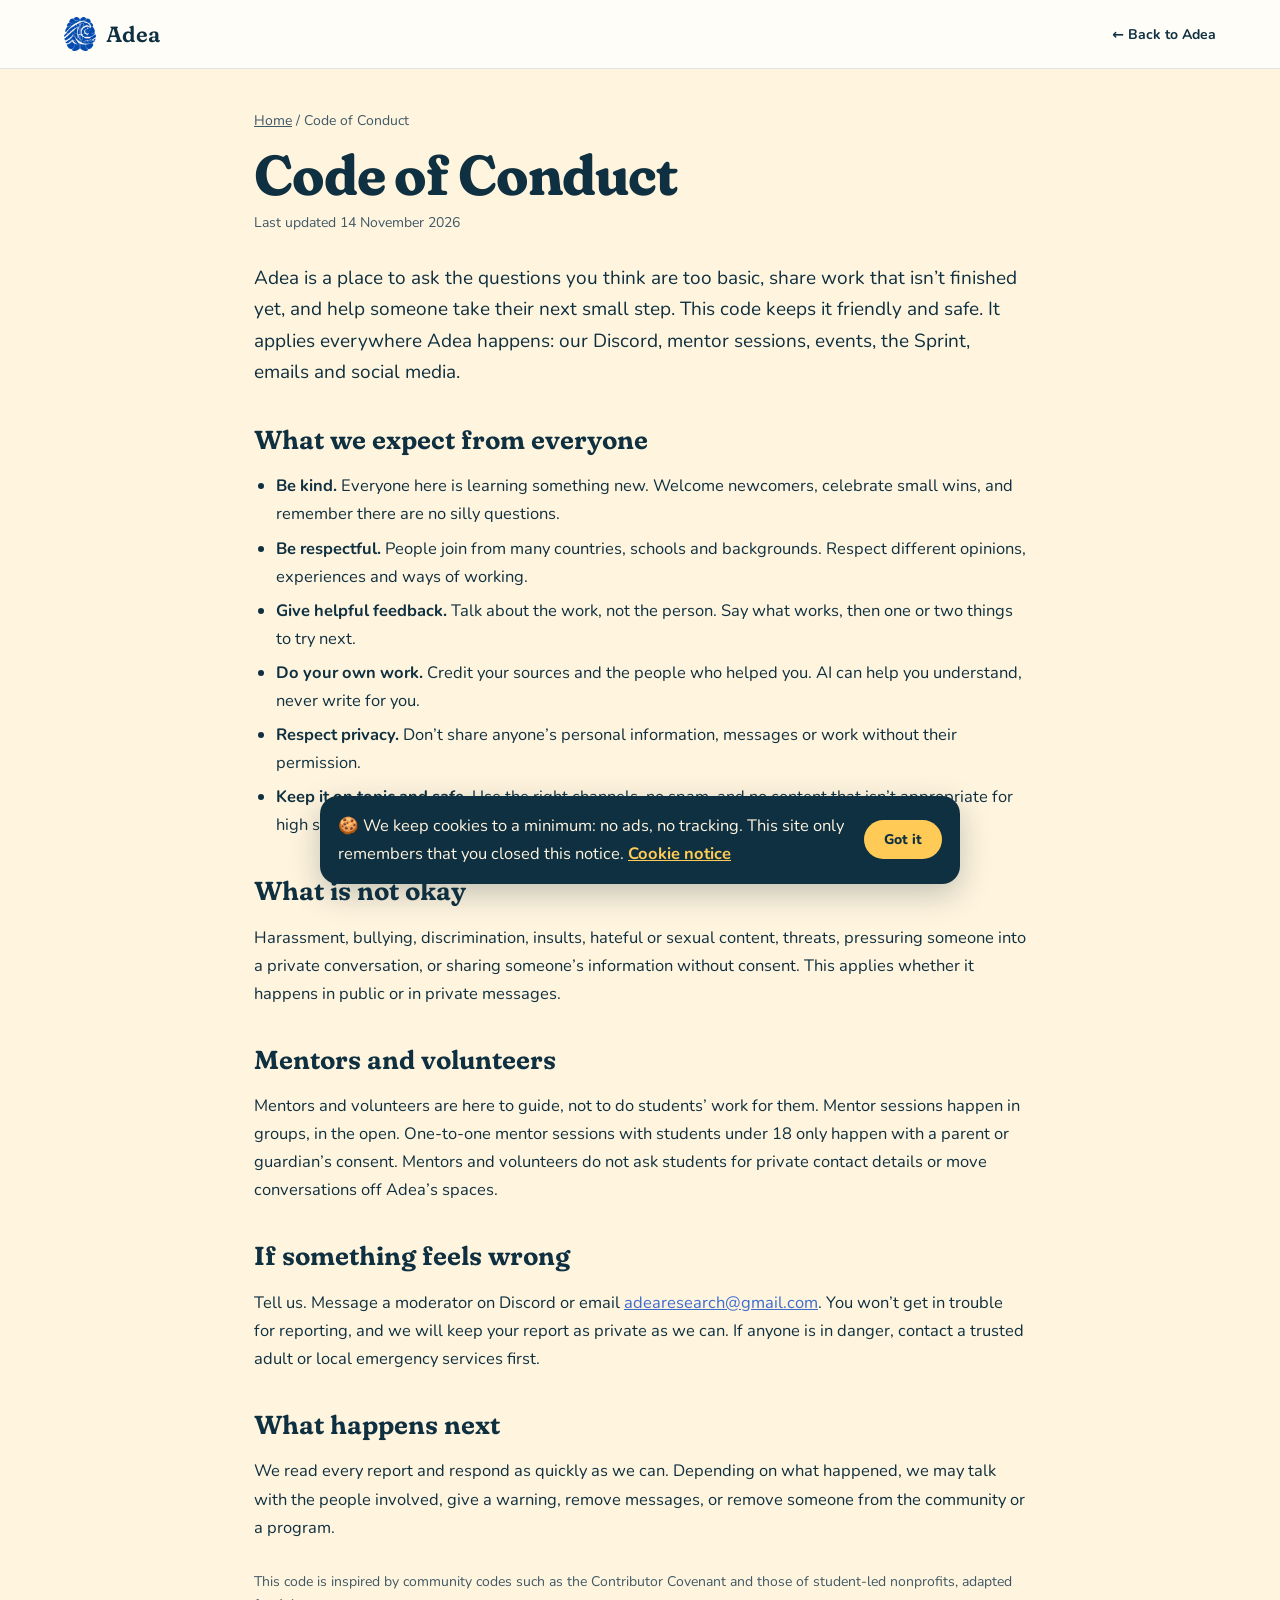
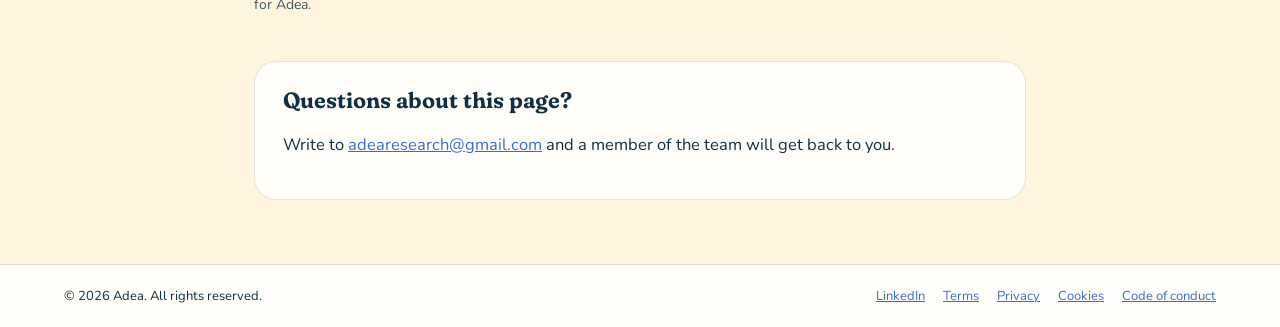
<file: code-of-conduct.html>
<!doctype html>
<html lang="en">
<head>
<meta charset="utf-8">
<meta name="viewport" content="width=device-width, initial-scale=1">
<title>Code of Conduct · Adea</title>
<meta name="description" content="How we treat each other in the Adea community: kind, curious and safe for everyone.">
<link rel="icon" type="image/png" href="/favicon.png">
<link rel="preconnect" href="https://fonts.googleapis.com">
<link rel="preconnect" href="https://fonts.gstatic.com" crossorigin>
<link rel="stylesheet" href="https://fonts.googleapis.com/css2?family=Fraunces:ital,opsz,wght,SOFT@0,9..144,400..800,100;1,9..144,400..700,100&family=Nunito:wght@400;500;600;700;800&display=swap">
<link rel="stylesheet" href="/legal.css">
</head>
<body>
<header class="top"><div class="wrap topin">
<a class="brand" href="/"><img src="/adea-logo.png" alt="" width="32" height="34"><span class="serif">Adea</span></a>
<a class="back" href="/">← Back to Adea</a>
</div></header>
<main class="wrap doc">
<p class="crumb"><a href="/">Home</a> / Code of Conduct</p>
<h1 class="serif">Code of Conduct</h1>
<p class="updated">Last updated 14 November 2026</p>
<p class="lead">Adea is a place to ask the questions you think are too basic, share work that isn’t finished yet, and help someone take their next small step. This code keeps it friendly and safe. It applies everywhere Adea happens: our Discord, mentor sessions, events, the Sprint, emails and social media.</p>
<h2 class="serif">What we expect from everyone</h2>
<ul>
<li><b>Be kind.</b> Everyone here is learning something new. Welcome newcomers, celebrate small wins, and remember there are no silly questions.</li>
<li><b>Be respectful.</b> People join from many countries, schools and backgrounds. Respect different opinions, experiences and ways of working.</li>
<li><b>Give helpful feedback.</b> Talk about the work, not the person. Say what works, then one or two things to try next.</li>
<li><b>Do your own work.</b> Credit your sources and the people who helped you. AI can help you understand, never write for you.</li>
<li><b>Respect privacy.</b> Don’t share anyone’s personal information, messages or work without their permission.</li>
<li><b>Keep it on topic and safe.</b> Use the right channels, no spam, and no content that isn’t appropriate for high school students.</li>
</ul>
<h2 class="serif">What is not okay</h2>
<p>Harassment, bullying, discrimination, insults, hateful or sexual content, threats, pressuring someone into a private conversation, or sharing someone’s information without consent. This applies whether it happens in public or in private messages.</p>
<h2 class="serif">Mentors and volunteers</h2>
<p>Mentors and volunteers are here to guide, not to do students’ work for them. Mentor sessions happen in groups, in the open. One-to-one mentor sessions with students under 18 only happen with a parent or guardian’s consent. Mentors and volunteers do not ask students for private contact details or move conversations off Adea’s spaces.</p>
<h2 class="serif">If something feels wrong</h2>
<p>Tell us. Message a moderator on Discord or email <a href="mailto:adearesearch@gmail.com">adearesearch@gmail.com</a>. You won’t get in trouble for reporting, and we will keep your report as private as we can. If anyone is in danger, contact a trusted adult or local emergency services first.</p>
<h2 class="serif">What happens next</h2>
<p>We read every report and respond as quickly as we can. Depending on what happened, we may talk with the people involved, give a warning, remove messages, or remove someone from the community or a program.</p>
<p class="small">This code is inspired by community codes such as the Contributor Covenant and those of student-led nonprofits, adapted for Adea.</p>
<section class="ask"><h2 class="serif">Questions about this page?</h2>
<p>Write to <a href="mailto:adearesearch@gmail.com">adearesearch@gmail.com</a> and a member of the team will get back to you.</p></section>
</main>
<footer class="foot"><div class="wrap footin">
<span>© 2026 Adea. All rights reserved.</span>
<nav aria-label="Legal"><a href="https://www.linkedin.com/in/adea-research-80b11744a/" target="_blank" rel="noopener">LinkedIn</a><a href="/terms">Terms</a><a href="/privacy">Privacy</a><a href="/cookies">Cookies</a><a href="/code-of-conduct">Code of conduct</a></nav>
</div></footer>
<script src="/cookie-notice.js" defer></script>
</body>
</html>
</file>
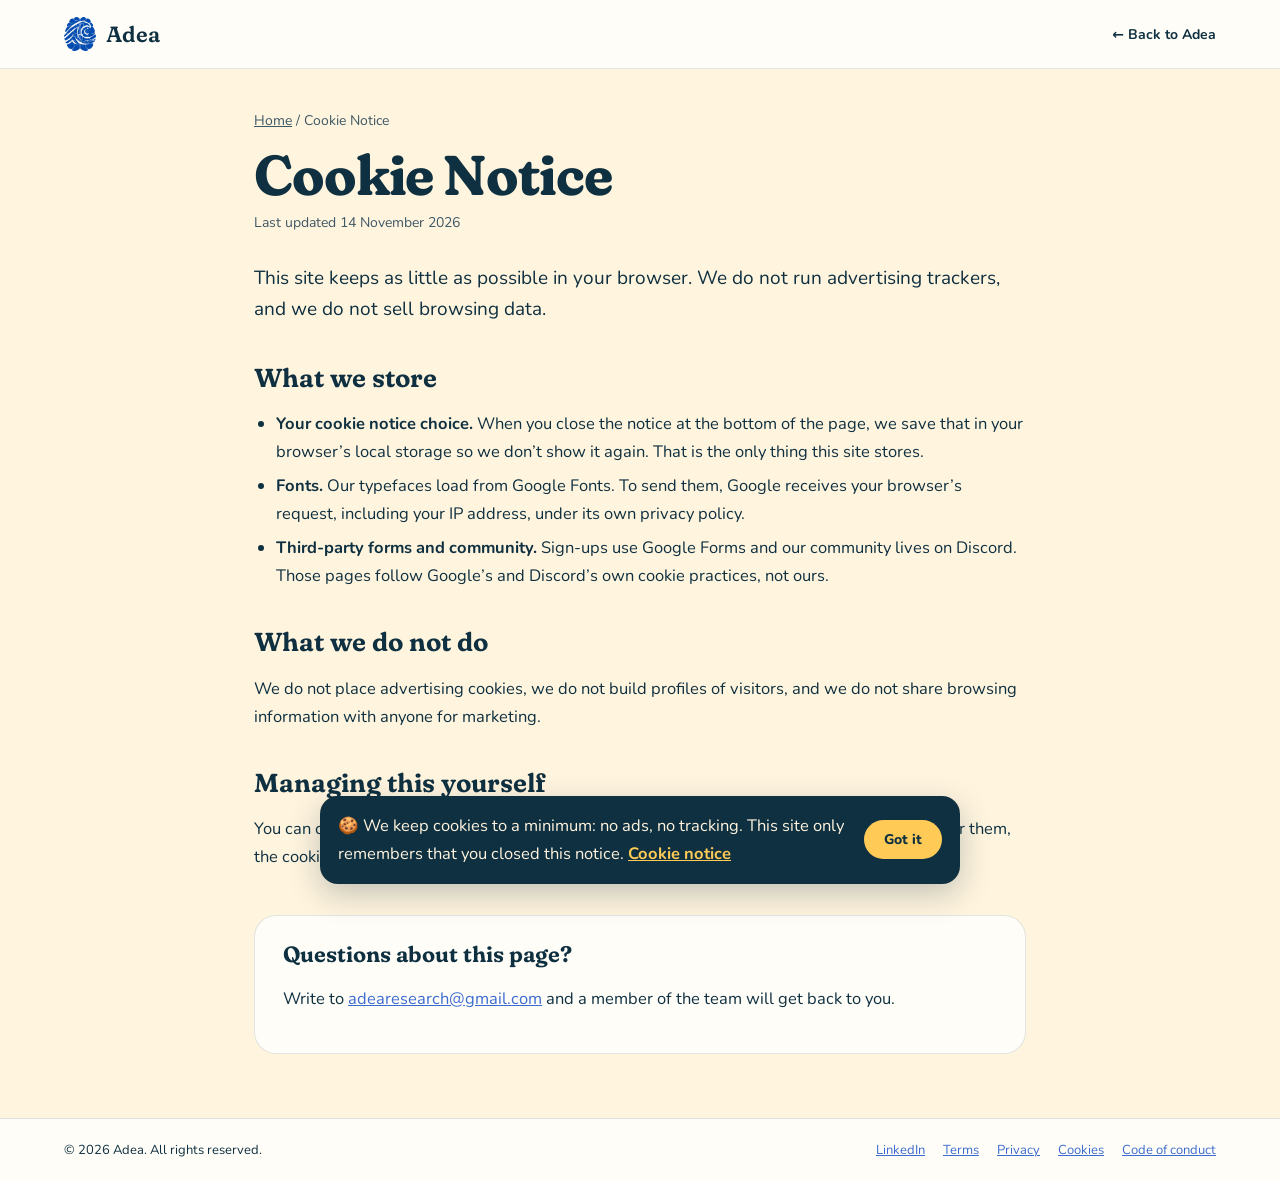
<file: cookies.html>
<!doctype html>
<html lang="en">
<head>
<meta charset="utf-8">
<meta name="viewport" content="width=device-width, initial-scale=1">
<title>Cookie Notice · Adea</title>
<meta name="description" content="How the Adea website uses cookies and browser storage.">
<link rel="icon" type="image/png" href="/favicon.png">
<link rel="preconnect" href="https://fonts.googleapis.com">
<link rel="preconnect" href="https://fonts.gstatic.com" crossorigin>
<link rel="stylesheet" href="https://fonts.googleapis.com/css2?family=Fraunces:ital,opsz,wght,SOFT@0,9..144,400..800,100;1,9..144,400..700,100&family=Nunito:wght@400;500;600;700;800&display=swap">
<link rel="stylesheet" href="/legal.css">
</head>
<body>
<header class="top"><div class="wrap topin">
<a class="brand" href="/"><img src="/adea-logo.png" alt="" width="32" height="34"><span class="serif">Adea</span></a>
<a class="back" href="/">← Back to Adea</a>
</div></header>
<main class="wrap doc">
<p class="crumb"><a href="/">Home</a> / Cookie Notice</p>
<h1 class="serif">Cookie Notice</h1>
<p class="updated">Last updated 14 November 2026</p>
<p class="lead">This site keeps as little as possible in your browser. We do not run advertising trackers, and we do not sell browsing data.</p>
<h2 class="serif">What we store</h2>
<ul>
<li><b>Your cookie notice choice.</b> When you close the notice at the bottom of the page, we save that in your browser’s local storage so we don’t show it again. That is the only thing this site stores.</li>
<li><b>Fonts.</b> Our typefaces load from Google Fonts. To send them, Google receives your browser’s request, including your IP address, under its own privacy policy.</li>
<li><b>Third-party forms and community.</b> Sign-ups use Google Forms and our community lives on Discord. Those pages follow Google’s and Discord’s own cookie practices, not ours.</li>
</ul>
<h2 class="serif">What we do not do</h2>
<p>We do not place advertising cookies, we do not build profiles of visitors, and we do not share browsing information with anyone for marketing.</p>
<h2 class="serif">Managing this yourself</h2>
<p>You can clear or block cookies and local storage in your browser settings at any time. If you clear them, the cookie notice will simply appear again. Everything else on the site keeps working.</p>
<section class="ask"><h2 class="serif">Questions about this page?</h2>
<p>Write to <a href="mailto:adearesearch@gmail.com">adearesearch@gmail.com</a> and a member of the team will get back to you.</p></section>
</main>
<footer class="foot"><div class="wrap footin">
<span>© 2026 Adea. All rights reserved.</span>
<nav aria-label="Legal"><a href="https://www.linkedin.com/in/adea-research-80b11744a/" target="_blank" rel="noopener">LinkedIn</a><a href="/terms">Terms</a><a href="/privacy">Privacy</a><a href="/cookies">Cookies</a><a href="/code-of-conduct">Code of conduct</a></nav>
</div></footer>
<script src="/cookie-notice.js" defer></script>
</body>
</html>
</file>
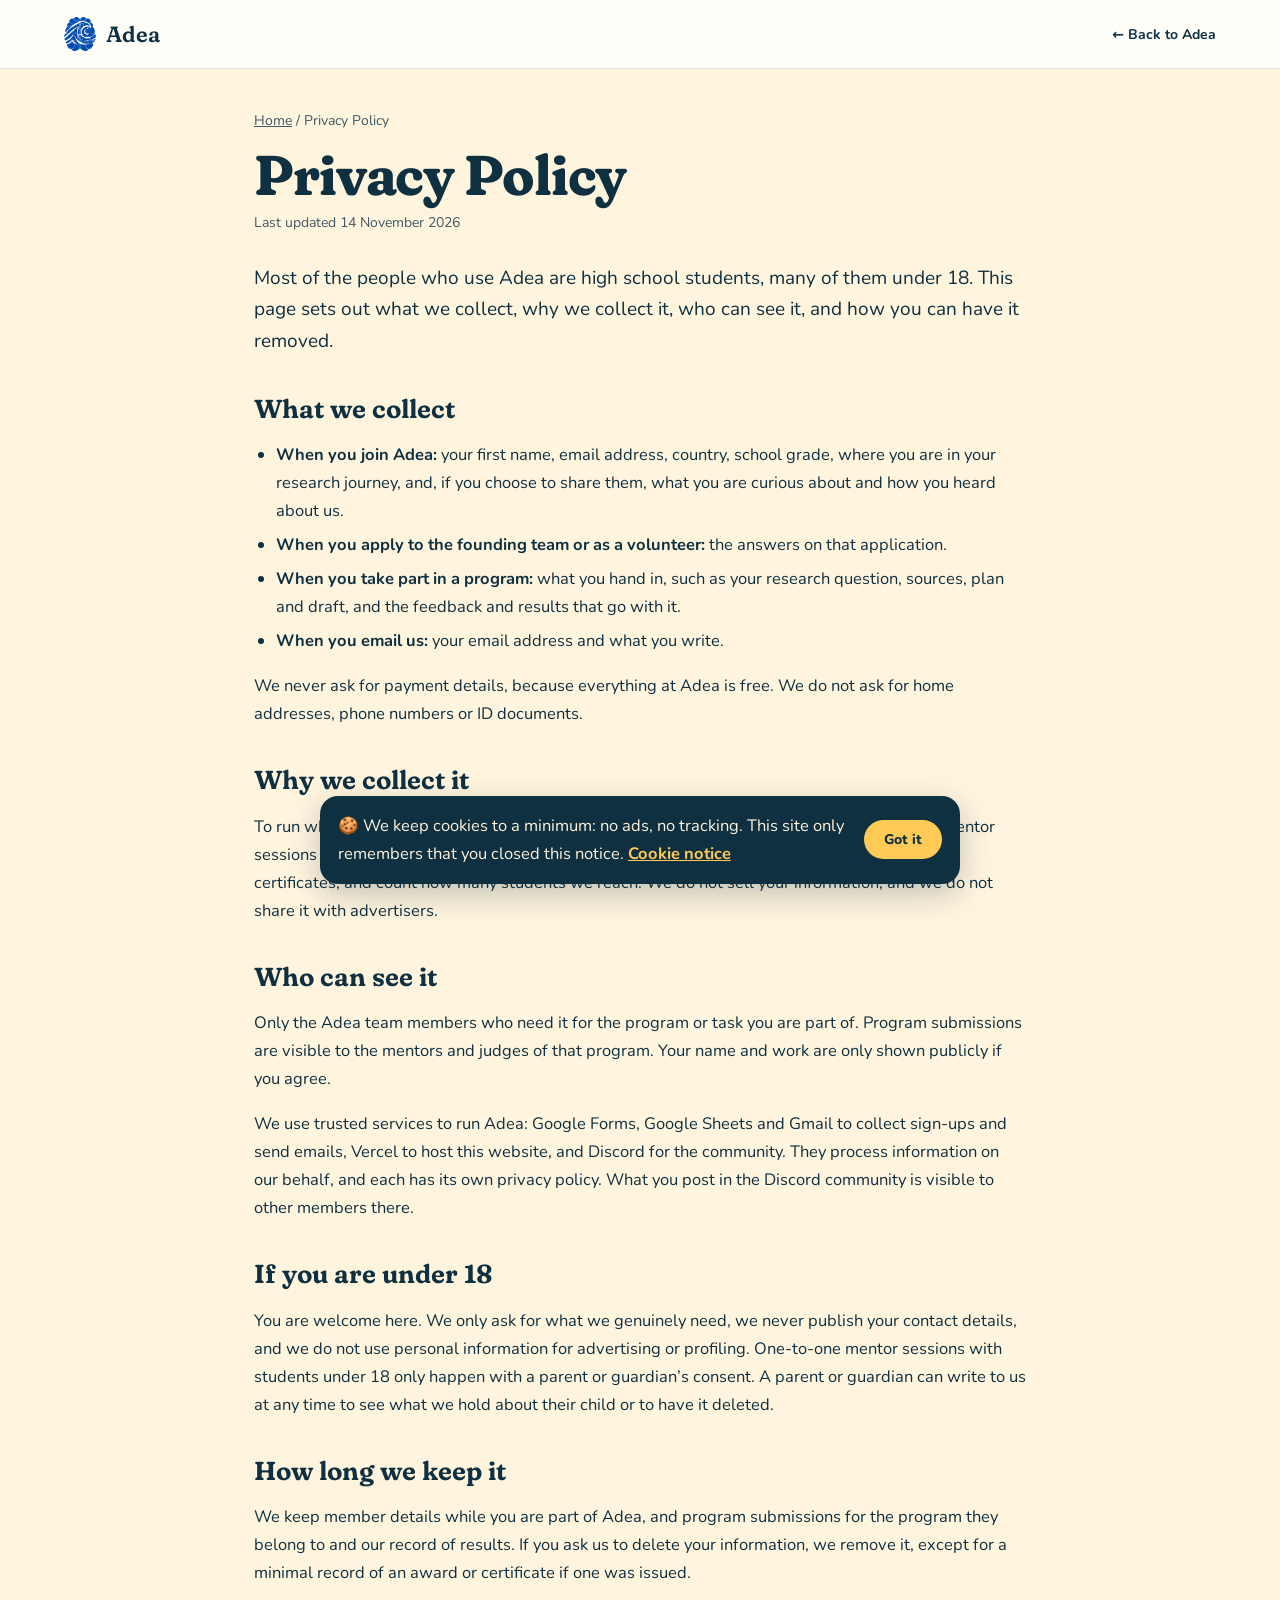
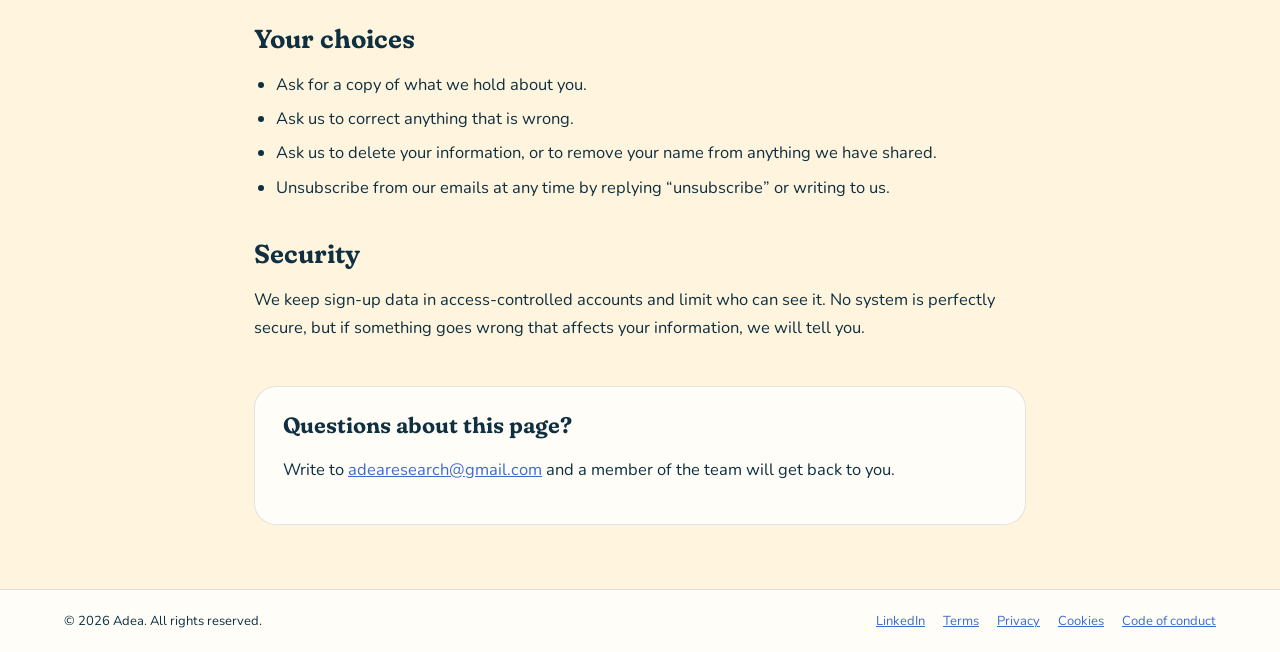
<file: privacy.html>
<!doctype html>
<html lang="en">
<head>
<meta charset="utf-8">
<meta name="viewport" content="width=device-width, initial-scale=1">
<title>Privacy Policy · Adea</title>
<meta name="description" content="What information Adea collects, why, who can see it, and how to have it removed.">
<link rel="icon" type="image/png" href="/favicon.png">
<link rel="preconnect" href="https://fonts.googleapis.com">
<link rel="preconnect" href="https://fonts.gstatic.com" crossorigin>
<link rel="stylesheet" href="https://fonts.googleapis.com/css2?family=Fraunces:ital,opsz,wght,SOFT@0,9..144,400..800,100;1,9..144,400..700,100&family=Nunito:wght@400;500;600;700;800&display=swap">
<link rel="stylesheet" href="/legal.css">
</head>
<body>
<header class="top"><div class="wrap topin">
<a class="brand" href="/"><img src="/adea-logo.png" alt="" width="32" height="34"><span class="serif">Adea</span></a>
<a class="back" href="/">← Back to Adea</a>
</div></header>
<main class="wrap doc">
<p class="crumb"><a href="/">Home</a> / Privacy Policy</p>
<h1 class="serif">Privacy Policy</h1>
<p class="updated">Last updated 14 November 2026</p>
<p class="lead">Most of the people who use Adea are high school students, many of them under 18. This page sets out what we collect, why we collect it, who can see it, and how you can have it removed.</p>
<h2 class="serif">What we collect</h2>
<ul>
<li><b>When you join Adea:</b> your first name, email address, country, school grade, where you are in your research journey, and, if you choose to share them, what you are curious about and how you heard about us.</li>
<li><b>When you apply to the founding team or as a volunteer:</b> the answers on that application.</li>
<li><b>When you take part in a program:</b> what you hand in, such as your research question, sources, plan and draft, and the feedback and results that go with it.</li>
<li><b>When you email us:</b> your email address and what you write.</li>
</ul>
<p>We never ask for payment details, because everything at Adea is free. We do not ask for home addresses, phone numbers or ID documents.</p>
<h2 class="serif">Why we collect it</h2>
<p>To run what you signed up for: to welcome you, send you news about the community, events, mentor sessions and competitions, organise programs, share your work with mentors and judges, issue certificates, and count how many students we reach. We do not sell your information, and we do not share it with advertisers.</p>
<h2 class="serif">Who can see it</h2>
<p>Only the Adea team members who need it for the program or task you are part of. Program submissions are visible to the mentors and judges of that program. Your name and work are only shown publicly if you agree.</p>
<p>We use trusted services to run Adea: Google Forms, Google Sheets and Gmail to collect sign-ups and send emails, Vercel to host this website, and Discord for the community. They process information on our behalf, and each has its own privacy policy. What you post in the Discord community is visible to other members there.</p>
<h2 class="serif">If you are under 18</h2>
<p>You are welcome here. We only ask for what we genuinely need, we never publish your contact details, and we do not use personal information for advertising or profiling. One-to-one mentor sessions with students under 18 only happen with a parent or guardian’s consent. A parent or guardian can write to us at any time to see what we hold about their child or to have it deleted.</p>
<h2 class="serif">How long we keep it</h2>
<p>We keep member details while you are part of Adea, and program submissions for the program they belong to and our record of results. If you ask us to delete your information, we remove it, except for a minimal record of an award or certificate if one was issued.</p>
<h2 class="serif">Your choices</h2>
<ul>
<li>Ask for a copy of what we hold about you.</li>
<li>Ask us to correct anything that is wrong.</li>
<li>Ask us to delete your information, or to remove your name from anything we have shared.</li>
<li>Unsubscribe from our emails at any time by replying “unsubscribe” or writing to us.</li>
</ul>
<h2 class="serif">Security</h2>
<p>We keep sign-up data in access-controlled accounts and limit who can see it. No system is perfectly secure, but if something goes wrong that affects your information, we will tell you.</p>
<section class="ask"><h2 class="serif">Questions about this page?</h2>
<p>Write to <a href="mailto:adearesearch@gmail.com">adearesearch@gmail.com</a> and a member of the team will get back to you.</p></section>
</main>
<footer class="foot"><div class="wrap footin">
<span>© 2026 Adea. All rights reserved.</span>
<nav aria-label="Legal"><a href="https://www.linkedin.com/in/adea-research-80b11744a/" target="_blank" rel="noopener">LinkedIn</a><a href="/terms">Terms</a><a href="/privacy">Privacy</a><a href="/cookies">Cookies</a><a href="/code-of-conduct">Code of conduct</a></nav>
</div></footer>
<script src="/cookie-notice.js" defer></script>
</body>
</html>
</file>
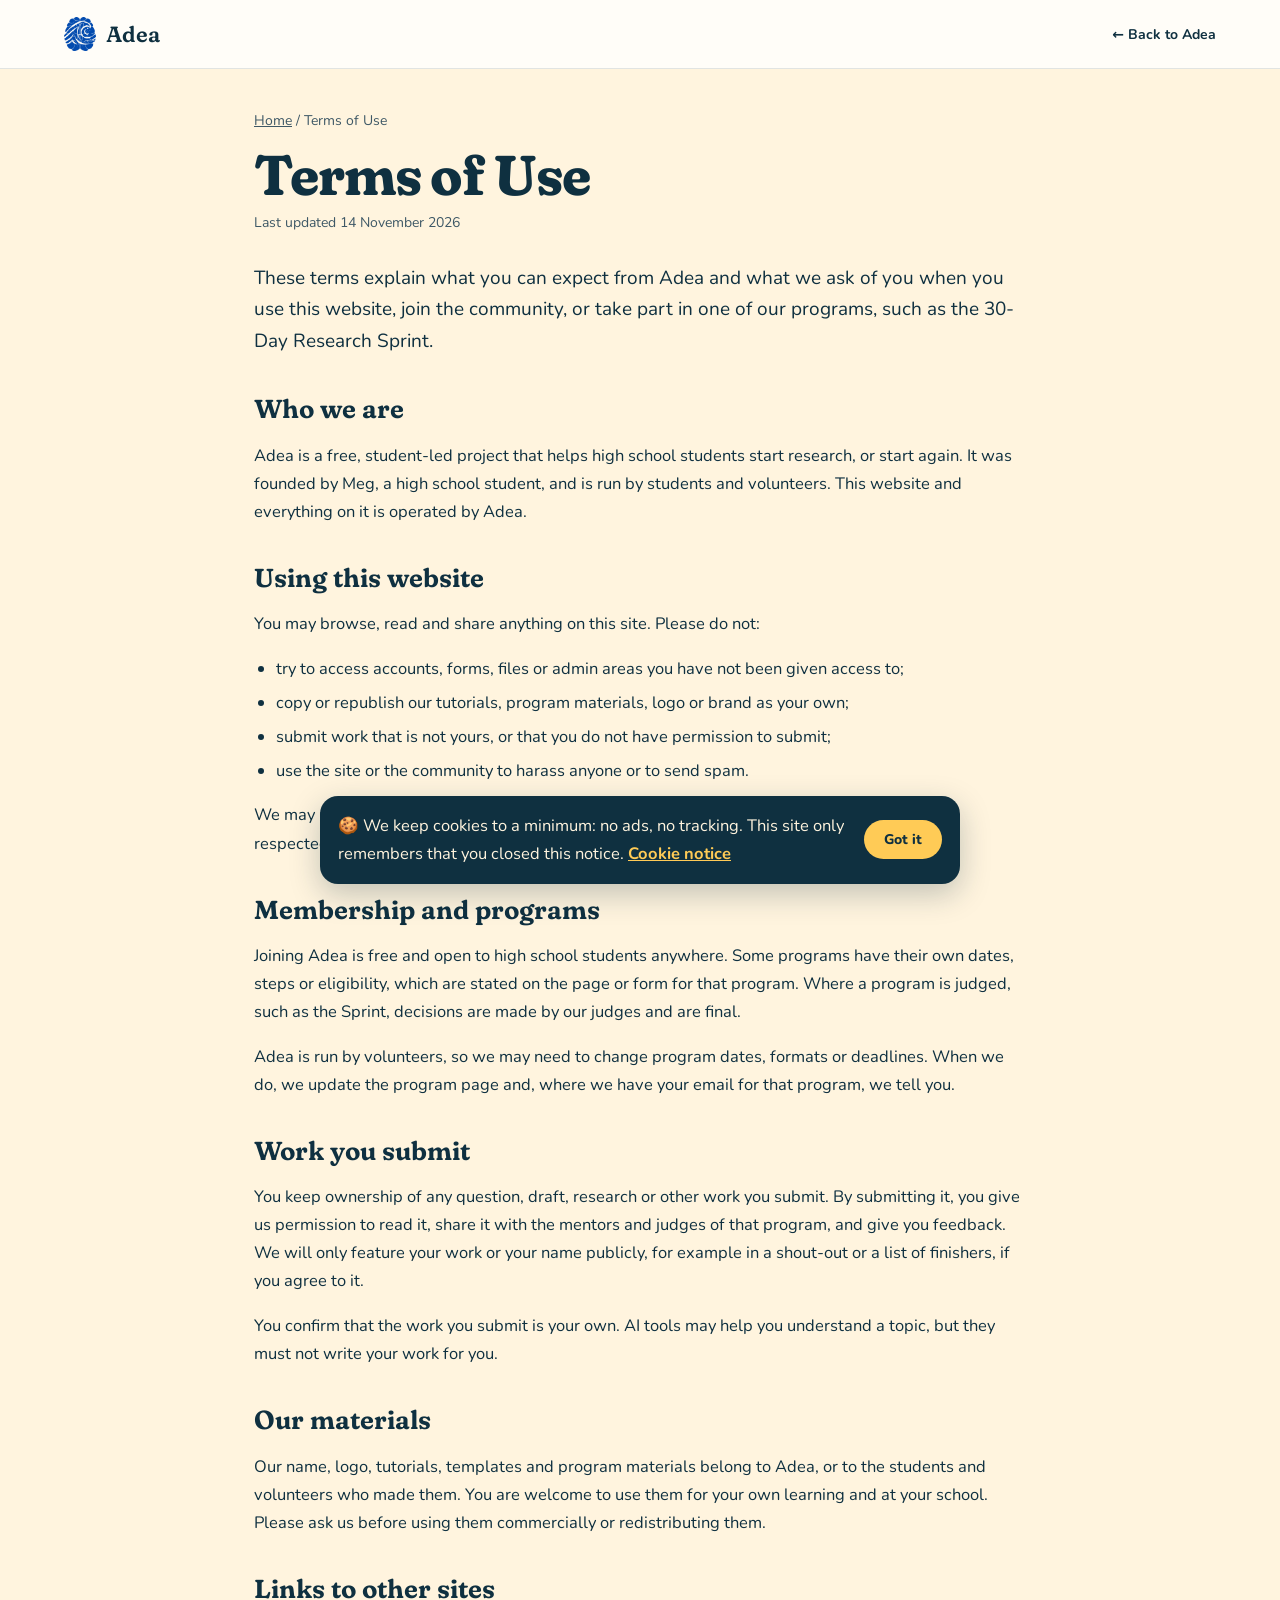
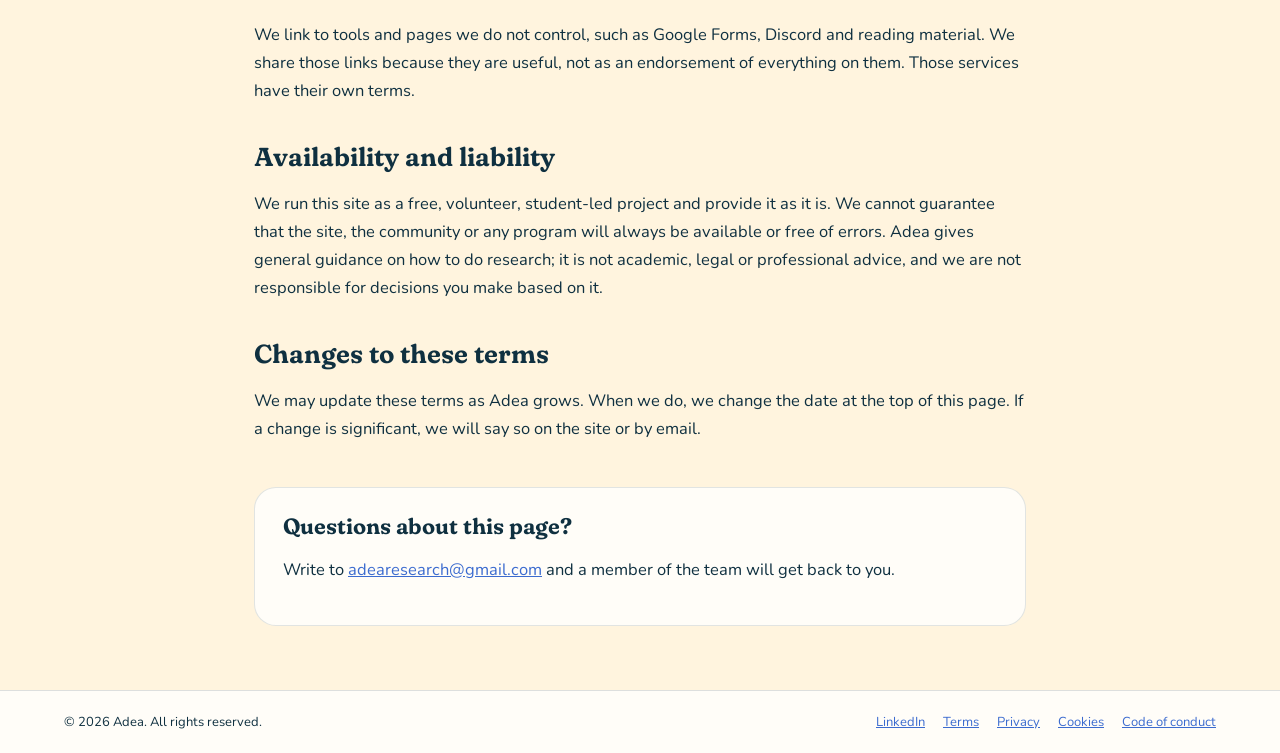
<file: terms.html>
<!doctype html>
<html lang="en">
<head>
<meta charset="utf-8">
<meta name="viewport" content="width=device-width, initial-scale=1">
<title>Terms of Use · Adea</title>
<meta name="description" content="The terms for using the Adea website, joining the community and taking part in Adea programs.">
<link rel="icon" type="image/png" href="/favicon.png">
<link rel="preconnect" href="https://fonts.googleapis.com">
<link rel="preconnect" href="https://fonts.gstatic.com" crossorigin>
<link rel="stylesheet" href="https://fonts.googleapis.com/css2?family=Fraunces:ital,opsz,wght,SOFT@0,9..144,400..800,100;1,9..144,400..700,100&family=Nunito:wght@400;500;600;700;800&display=swap">
<link rel="stylesheet" href="/legal.css">
</head>
<body>
<header class="top"><div class="wrap topin">
<a class="brand" href="/"><img src="/adea-logo.png" alt="" width="32" height="34"><span class="serif">Adea</span></a>
<a class="back" href="/">← Back to Adea</a>
</div></header>
<main class="wrap doc">
<p class="crumb"><a href="/">Home</a> / Terms of Use</p>
<h1 class="serif">Terms of Use</h1>
<p class="updated">Last updated 14 November 2026</p>
<p class="lead">These terms explain what you can expect from Adea and what we ask of you when you use this website, join the community, or take part in one of our programs, such as the 30-Day Research Sprint.</p>
<h2 class="serif">Who we are</h2>
<p>Adea is a free, student-led project that helps high school students start research, or start again. It was founded by Meg, a high school student, and is run by students and volunteers. This website and everything on it is operated by Adea.</p>
<h2 class="serif">Using this website</h2>
<p>You may browse, read and share anything on this site. Please do not:</p>
<ul>
<li>try to access accounts, forms, files or admin areas you have not been given access to;</li>
<li>copy or republish our tutorials, program materials, logo or brand as your own;</li>
<li>submit work that is not yours, or that you do not have permission to submit;</li>
<li>use the site or the community to harass anyone or to send spam.</li>
</ul>
<p>We may remove content or withdraw access when these terms or our <a href="/code-of-conduct">Code of Conduct</a> are not respected.</p>
<h2 class="serif">Membership and programs</h2>
<p>Joining Adea is free and open to high school students anywhere. Some programs have their own dates, steps or eligibility, which are stated on the page or form for that program. Where a program is judged, such as the Sprint, decisions are made by our judges and are final.</p>
<p>Adea is run by volunteers, so we may need to change program dates, formats or deadlines. When we do, we update the program page and, where we have your email for that program, we tell you.</p>
<h2 class="serif">Work you submit</h2>
<p>You keep ownership of any question, draft, research or other work you submit. By submitting it, you give us permission to read it, share it with the mentors and judges of that program, and give you feedback. We will only feature your work or your name publicly, for example in a shout-out or a list of finishers, if you agree to it.</p>
<p>You confirm that the work you submit is your own. AI tools may help you understand a topic, but they must not write your work for you.</p>
<h2 class="serif">Our materials</h2>
<p>Our name, logo, tutorials, templates and program materials belong to Adea, or to the students and volunteers who made them. You are welcome to use them for your own learning and at your school. Please ask us before using them commercially or redistributing them.</p>
<h2 class="serif">Links to other sites</h2>
<p>We link to tools and pages we do not control, such as Google Forms, Discord and reading material. We share those links because they are useful, not as an endorsement of everything on them. Those services have their own terms.</p>
<h2 class="serif">Availability and liability</h2>
<p>We run this site as a free, volunteer, student-led project and provide it as it is. We cannot guarantee that the site, the community or any program will always be available or free of errors. Adea gives general guidance on how to do research; it is not academic, legal or professional advice, and we are not responsible for decisions you make based on it.</p>
<h2 class="serif">Changes to these terms</h2>
<p>We may update these terms as Adea grows. When we do, we change the date at the top of this page. If a change is significant, we will say so on the site or by email.</p>
<section class="ask"><h2 class="serif">Questions about this page?</h2>
<p>Write to <a href="mailto:adearesearch@gmail.com">adearesearch@gmail.com</a> and a member of the team will get back to you.</p></section>
</main>
<footer class="foot"><div class="wrap footin">
<span>© 2026 Adea. All rights reserved.</span>
<nav aria-label="Legal"><a href="https://www.linkedin.com/in/adea-research-80b11744a/" target="_blank" rel="noopener">LinkedIn</a><a href="/terms">Terms</a><a href="/privacy">Privacy</a><a href="/cookies">Cookies</a><a href="/code-of-conduct">Code of conduct</a></nav>
</div></footer>
<script src="/cookie-notice.js" defer></script>
</body>
</html>
</file>
<file: legal.css>
body{margin:0;background:#FFF4DE;font-family:'Nunito',system-ui,sans-serif;color:#0F3040;-webkit-font-smoothing:antialiased}
*{box-sizing:border-box}
a{color:#3B6BCF}a:hover{color:#2F5BB5}
a:focus-visible,button:focus-visible{outline:3px solid #3B6BCF;outline-offset:3px;border-radius:4px}
.serif{font-family:'Fraunces',Georgia,serif;font-variation-settings:'SOFT' 100}
.wrap{max-width:820px;margin:0 auto;padding:0 24px}
.top{background:#FFFDF8;border-bottom:1px solid rgba(15,48,64,.12)}
.topin{display:flex;justify-content:space-between;align-items:center;min-height:68px;max-width:1200px}
.brand{display:flex;align-items:center;gap:10px;text-decoration:none;color:#0F3040;font-size:22px;font-weight:600}
.brand img{width:32px;height:34px;object-fit:contain}
.back{font-weight:700;font-size:14px;text-decoration:none;color:#0F3040}
.doc{padding-top:40px;padding-bottom:64px}
.crumb{font-size:14px;color:#3E5866;margin:0}
.crumb a{color:#3E5866}
h1{font-size:clamp(36px,6vw,56px);line-height:1.08;margin:12px 0 6px;font-weight:700;letter-spacing:-.02em}
.updated{font-size:14px;color:#3E5866;margin:0 0 28px}
.lead{font-size:19px;line-height:1.65}
h2{font-size:26px;margin:36px 0 10px;font-weight:650}
p,li{font-size:16.5px;line-height:1.7}
ul{padding-left:22px}li{margin:6px 0}
.small{font-size:14px;color:#3E5866;margin-top:28px}
.ask{margin-top:44px;background:#FFFDF8;border:1px solid rgba(15,48,64,.12);border-radius:22px;padding:24px 28px}
.ask h2{margin-top:0;font-size:22px}
.foot{border-top:1px solid rgba(15,48,64,.14);background:#FFFDF8;padding:22px 0;font-size:13px}
.footin{display:flex;justify-content:space-between;gap:12px;flex-wrap:wrap;max-width:1200px}
.foot nav{display:flex;gap:18px;flex-wrap:wrap}
</file>
